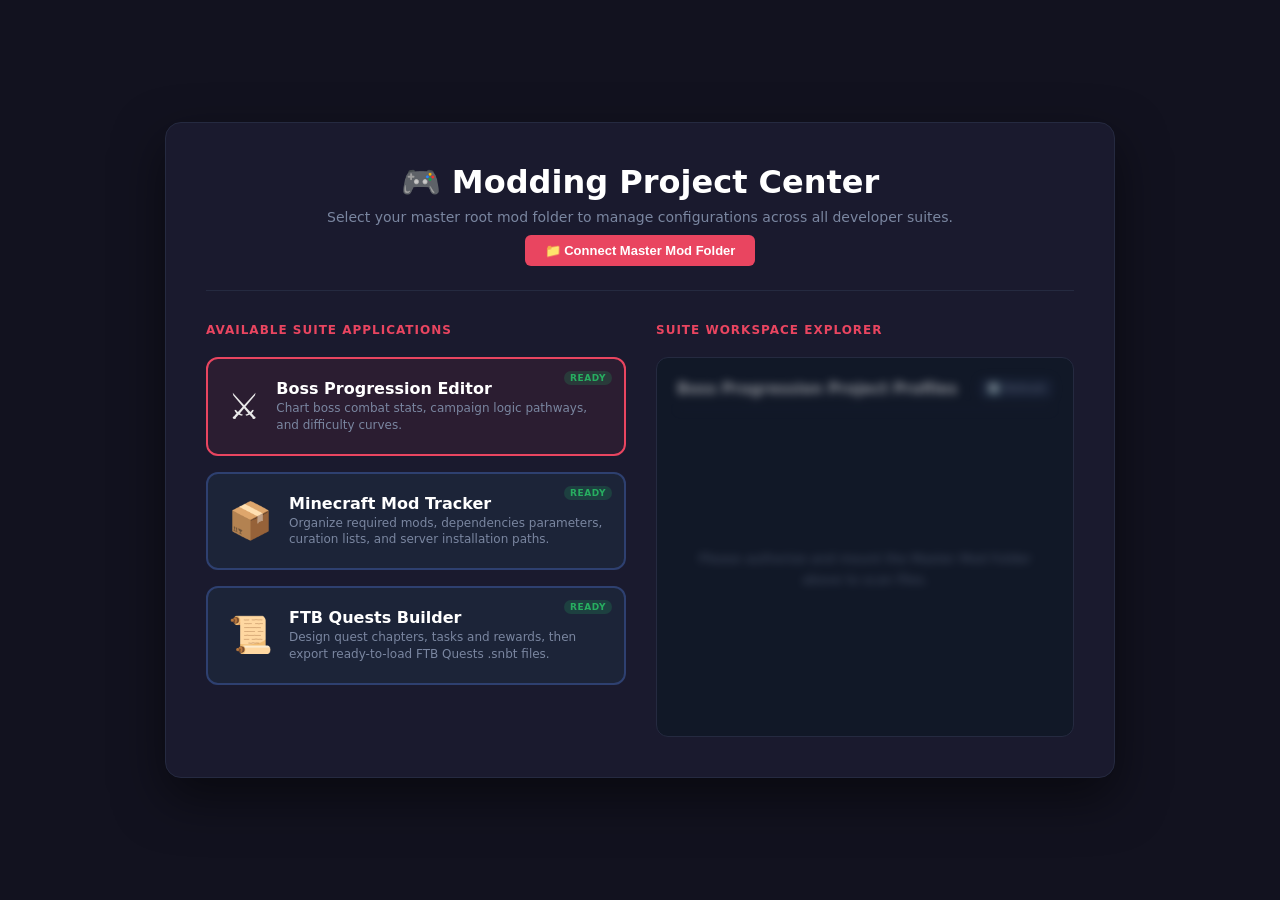
<file: index.html>
<!DOCTYPE html>
<html lang="en">
<head>
<meta charset="UTF-8">
<meta name="viewport" content="width=device-width, initial-scale=1.0">
<title>Modding Suite Master Hub</title>
<link rel="stylesheet" href="styles.css">
</head>
<body>

<div class="hub-container">
  <div class="hub-header">
    <h1>🎮 Modding Project Center</h1>
    <p>Select your master root mod folder to manage configurations across all developer suites.</p>
    <div id="master-folder-status">
      <button class="proj-btn" style="background:var(--accent); font-size:13px; padding:8px 20px; margin-top:10px;" onclick="selectMasterRootFolder()">📁 Connect Master Mod Folder</button>
    </div>
    <div id="global-config-bar" style="margin-top: 12px; display: none;">
      <button class="proj-btn" style="background: var(--accent2); font-size: 12px;" onclick="openGlobalAttributesModal()">⚙️ Manage Shared Boss Attributes</button>
    </div>
  </div>
  
  <div class="hub-layout">
    <div class="hub-left">
      <span class="hub-section-title">Available Suite Applications</span>
      
      <div class="app-card active-module" id="mod-bosses" onclick="switchActiveSuiteModule('bosses', 'boss_progression.html')">
        <span class="badge-tag online">Ready</span>
        <div class="app-card-icon">⚔️</div>
        <div class="app-card-info">
          <h3>Boss Progression Editor</h3>
          <p>Chart boss combat stats, campaign logic pathways, and difficulty curves.</p>
        </div>
      </div>

      <div class="app-card" id="mod-loot" onclick="openModTracker()">
        <span class="badge-tag online">Ready</span>
        <div class="app-card-icon">📦</div>
        <div class="app-card-info">
          <h3>Minecraft Mod Tracker</h3>
          <p>Organize required mods, dependencies parameters, curation lists, and server installation paths.</p>
        </div>
      </div>

      <div class="app-card" id="mod-quests" onclick="switchActiveSuiteModule('quests', 'quest_builder.html')">
        <span class="badge-tag online">Ready</span>
        <div class="app-card-icon">📜</div>
        <div class="app-card-info">
          <h3>FTB Quests Builder</h3>
          <p>Design quest chapters, tasks and rewards, then export ready-to-load FTB Quests .snbt files.</p>
        </div>
      </div>
    </div>
    
    <div class="hub-right">
      <span class="hub-section-title">Suite Workspace Explorer</span>
      
      <div class="file-panel">
        <div class="file-panel-content blurred" id="panel-blur-layer">
          <div class="file-list-header">
            <h2 id="current-panel-title">Boss Progression Project Profiles</h2>
            <button class="proj-btn" style="background:#1e2840; color:var(--muted); font-size:11px; padding:4px 8px;" onclick="scanActiveSubFolder()">🔄 Refresh</button>
          </div>

          <div class="project-list-container" id="workspace-file-injector">
            <div class="no-projects">Please authorize and mount the Master Mod Folder above to scan files.</div>
          </div>

          <button class="add-btn" id="btn-create-file" style="display:none;" onclick="createNewFileInActiveSubfolder()">＋ Create New Project Workspace File</button>
        </div>
      </div>
    </div>
  </div>
</div>

<div id="global-attrs-modal">
  <div class="modal-box">
    <h3>
      <span>⚙️ Shared Global Attributes</span>
      <button class="proj-btn" style="background: var(--panel);" onclick="addNewGlobalAttributeField()">＋ Add Attribute</button>
    </h3>
    <p style="font-size: 11px; color: var(--muted); margin-bottom: 4px;">Define core parameters here. These fields will be available globally.</p>
    
    <div class="attrs-editor-list" id="global-attrs-list-container">
      </div>

    <div class="modal-btns">
      <button class="cancel" onclick="closeGlobalAttributesModal()">Cancel</button>
      <button class="ok" onclick="saveGlobalAttributesToDisk()">💾 Save Changes</button>
    </div>
  </div>
</div>

<script src="script.js"></script>
</body>
</html>
</file>
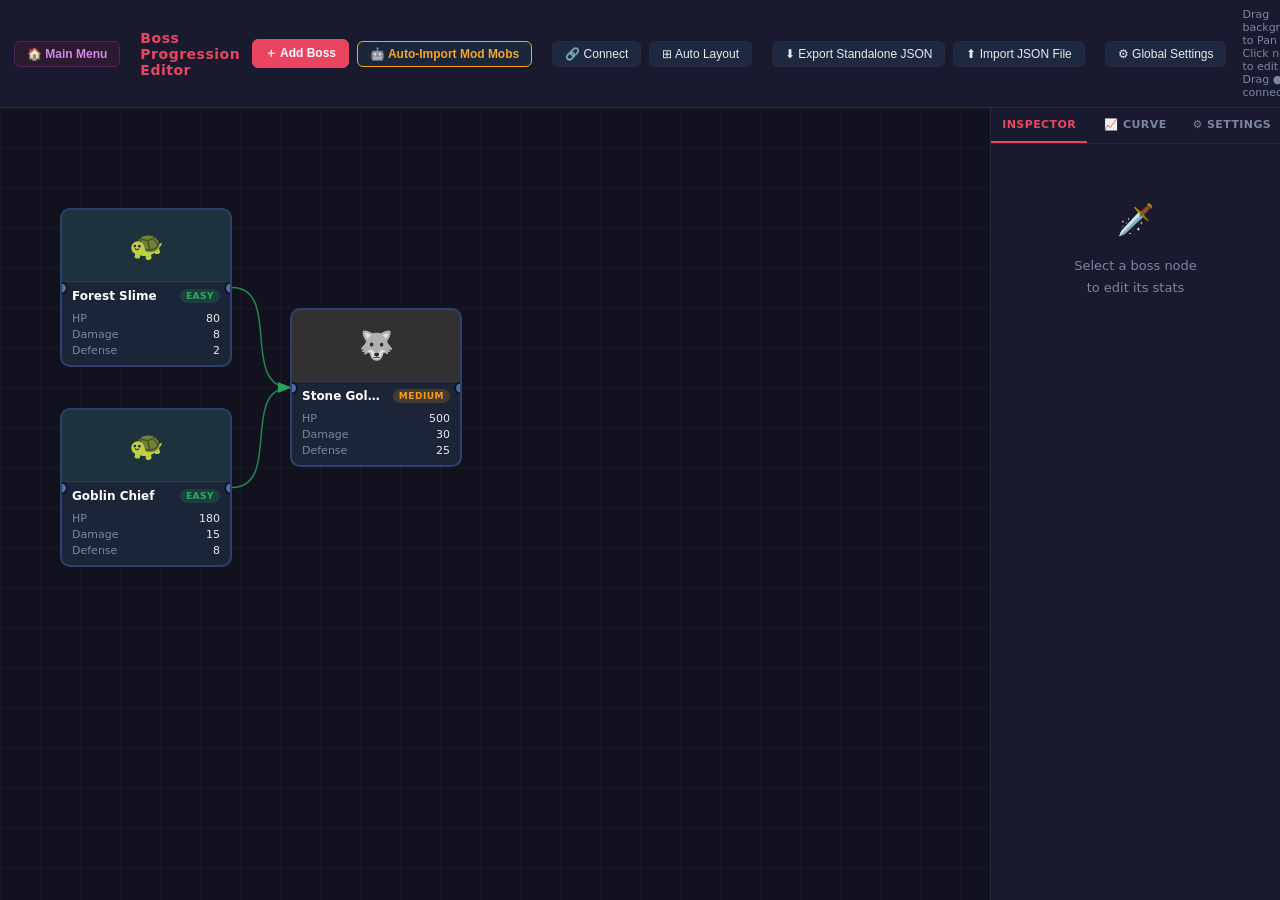
<file: boss_progression.html>
<!DOCTYPE html>
<html lang="en">
<head>
<meta charset="UTF-8">
<meta name="viewport" content="width=device-width, initial-scale=1.0">
<title>Boss Progression Editor</title>
<style>
* { box-sizing: border-box; margin: 0; padding: 0; }
:root {
  --bg: #12121f;
  --surface: #1a1a2e;
  --panel: #0f3460;
  --accent: #e94560;
  --accent2: #f5a623;
  --text: #eaeaea;
  --muted: #7a86a0;
  --border: #252a40;
  --node-bg: #1c2438;
  --node-border: #2e4070;
  --connector: #4a6fa5;
  --selected: #e94560;
  --input-bg: #111827;
}

body {
  font-family: 'Segoe UI', system-ui, sans-serif;
  background: var(--bg);
  color: var(--text);
  height: 100vh;
  display: flex;
  flex-direction: column;
  overflow: hidden;
  user-select: none;
}

/* TOP BAR */
#topbar {
  background: var(--surface);
  border-bottom: 1px solid var(--border);
  padding: 8px 14px;
  display: flex;
  align-items: center;
  gap: 8px;
  flex-shrink: 0;
  z-index: 100;
}
#topbar h1 { font-size: 14px; font-weight: 700; color: var(--accent); letter-spacing: 0.5px; margin-right: 4px; }
.tb-btn {
  background: #1e2840;
  border: 1px solid var(--border);
  color: var(--text);
  padding: 5px 12px;
  border-radius: 6px;
  cursor: pointer;
  font-size: 12px;
  display: flex; align-items: center; gap: 5px;
  transition: background 0.15s;
  white-space: nowrap;
}
.tb-btn:hover { background: #1a3a6a; }
.tb-btn.on { background: #1a3a2a; border-color: #27ae60; color: #5ddb8e; }
.tb-btn.accent { background: var(--accent); border-color: var(--accent); color: #fff; font-weight: 600; }
.tb-btn.accent:hover { background: #c73050; }
.tb-sep { width: 1px; height: 22px; background: var(--border); margin: 0 2px; }
.tb-spacer { flex: 1; }
.tb-hint { font-size: 11px; color: var(--muted); }

/* MAIN */
#main { display: flex; flex: 1; overflow: hidden; }

/* CANVAS VIEWPORT CONTAINER */
#canvas-wrap {
  flex: 1; position: relative; overflow: hidden; 
  cursor: grab;
  background-color: var(--bg);
  background-image: 
    linear-gradient(rgba(255, 255, 255, 0.03) 1px, transparent 1px),
    linear-gradient(90deg, rgba(255, 255, 255, 0.03) 1px, transparent 1px);
  background-size: 40px 40px;
  background-position: 0px 0px;
}
#canvas-wrap:active { cursor: grabbing; }
#canvas-wrap.connect-mode { cursor: crosshair; }

/* WORLD CONTAINER */
#canvas-world {
  position: absolute; top: 0; left: 0; width: 100%; height: 100%;
  transform-origin: 0 0;
}

svg#arrows {
  position: absolute; top: 0; left: 0; width: 20000px; height: 20000px;
  overflow: visible; pointer-events: none; z-index: 1;
}
#nodes-layer {
  position: absolute; top: 0; left: 0; width: 100%; height: 100%; z-index: 2;
}

/* NODES */
.boss-node {
  position: absolute; width: 172px; background: var(--node-bg); border: 2px solid var(--node-border); border-radius: 10px;
  cursor: grab; z-index: 10; overflow: hidden;
}
.boss-node:active { cursor: grabbing; }
.boss-node.selected { border-color: var(--selected); box-shadow: 0 0 0 3px rgba(233,69,96,0.2); z-index: 20; }
.boss-node.connect-source { border-color: var(--accent2); box-shadow: 0 0 0 3px rgba(245,166,35,0.25); }

.node-img { width: 100%; height: 72px; object-fit: cover; display: block; border-bottom: 1px solid rgba(255,255,255,0.06); }
.node-img-placeholder { width: 100%; height: 72px; display: flex; align-items: center; justify-content: center; font-size: 28px; border-bottom: 1px solid rgba(255,255,255,0.06); }
.node-header { padding: 7px 10px 5px; display: flex; align-items: center; gap: 6px; }
.node-name { font-size: 12px; font-weight: 700; color: #fff; flex: 1; overflow: hidden; text-overflow: ellipsis; white-space: nowrap; }
.diff-pill { font-size: 9px; font-weight: 700; padding: 2px 6px; border-radius: 20px; letter-spacing: 0.5px; text-transform: uppercase; white-space: nowrap; }

.node-body { padding: 4px 10px 8px; display: flex; flex-direction: column; gap: 3px; }
.stat-row { display: flex; justify-content: space-between; font-size: 11px; color: var(--muted); }
.stat-val { color: var(--text); font-weight: 500; }

.node-port {
  position: absolute; width: 13px; height: 13px; border-radius: 50%; background: var(--connector); border: 2px solid var(--bg);
  cursor: crosshair; z-index: 30; transition: transform 0.1s, background 0.1s;
}
.node-port:hover { background: var(--accent2); }
.port-out { right: -7px; top: 50%; transform: translateY(-50%); }
.port-out:hover { transform: translateY(-50%) scale(1.35); }
.port-in  { left: -7px;  top: 50%; transform: translateY(-50%); }
.port-in:hover  { transform: translateY(-50%) scale(1.35); }
#drag-line { pointer-events: none; position: absolute; top: 0; left: 0; z-index: 50; }

/* SIDE PANEL */
#side-panel { width: 290px; background: var(--surface); border-left: 1px solid var(--border); display: flex; flex-direction: column; overflow: hidden; flex-shrink: 0; }
#panel-tabs { display: flex; border-bottom: 1px solid var(--border); flex-shrink: 0; }
.ptab { flex: 1; padding: 10px 6px; font-size: 11px; font-weight: 600; text-align: center; cursor: pointer; color: var(--muted); border-bottom: 2px solid transparent; letter-spacing: 0.4px; text-transform: uppercase; transition: color 0.15s; }
.ptab.active { color: var(--accent); border-bottom-color: var(--accent); }
.ptab:hover:not(.active) { color: var(--text); }
#panel-body { flex: 1; overflow-y: auto; padding: 14px 14px; }
#panel-body::-webkit-scrollbar { width: 3px; }
#panel-body::-webkit-scrollbar-thumb { background: var(--border); border-radius: 3px; }

.empty-state { text-align: center; padding: 36px 16px; color: var(--muted); font-size: 13px; line-height: 1.7; }
.empty-state .big { font-size: 30px; margin-bottom: 10px; }
.sec-title { font-size: 10px; color: var(--muted); text-transform: uppercase; letter-spacing: 0.6px; font-weight: 700; margin: 16px 0 8px; border-top: 1px solid var(--border); padding-top: 12px; }
.sec-title:first-child { margin-top: 0; border-top: none; padding-top: 0; }
.fg { margin-bottom: 11px; }
.fl { display: block; font-size: 10px; color: var(--muted); margin-bottom: 4px; text-transform: uppercase; letter-spacing: 0.5px; font-weight: 600; }
.fi { width: 100%; background: var(--input-bg); border: 1px solid var(--border); color: var(--text); padding: 6px 9px; border-radius: 6px; font-size: 13px; outline: none; transition: border-color 0.15s; }
.fi:focus { border-color: var(--accent); }
select.fi { cursor: pointer; }
textarea.fi { resize: vertical; min-height: 60px; }

.attr-row { display: flex; align-items: center; gap: 6px; margin-bottom: 7px; }
.attr-row .fi { flex: 1; }
.attr-row .fi-num { width: 80px; flex: none; }
.attr-del { background: none; border: none; color: #e74c3c; cursor: pointer; font-size: 16px; line-height: 1; padding: 2px 4px; border-radius: 4px; }
.attr-del:hover { background: rgba(231,76,60,0.15); }
.add-btn { width: 100%; padding: 6px; margin-top: 4px; background: rgba(74,111,165,0.15); border: 1px dashed var(--border); color: var(--muted); border-radius: 6px; cursor: pointer; font-size: 12px; }
.add-btn:hover { background: rgba(74,111,165,0.3); color: var(--text); }
.img-thumb-grid { display: grid; grid-template-columns: repeat(3, 1fr); gap: 6px; margin-top: 6px; }
.img-thumb { width: 100%; aspect-ratio: 1; object-fit: cover; border-radius: 6px; cursor: pointer; border: 2px solid transparent; }
.img-thumb.active { border-color: var(--accent); }
.img-thumb-none { width: 100%; aspect-ratio: 1; border: 2px dashed var(--border); border-radius: 6px; cursor: pointer; display: flex; align-items: center; justify-content: center; font-size: 20px; color: var(--muted); }
.conn-list { display: flex; flex-direction: column; gap: 5px; }
.conn-item { display: flex; justify-content: space-between; align-items: center; background: var(--input-bg); border: 1px solid var(--border); border-radius: 6px; padding: 5px 10px; font-size: 12px; color: var(--muted); }
.conn-del { cursor: pointer; color: #e74c3c; font-weight: 700; background: none; border: none; padding: 0 2px; font-size: 14px; }
.del-btn { width: 100%; margin-top: 16px; padding: 8px; background: rgba(231,76,60,0.1); border: 1px solid rgba(231,76,60,0.3); color: #e74c3c; border-radius: 6px; cursor: pointer; font-size: 12px; }

#chart-canvas { width:100%; border-radius:6px; display:block; }
.chart-legend { display:flex; flex-wrap:wrap; gap:6px; margin-top:8px; }
.chart-legend-item { display:flex; align-items:center; gap:4px; font-size:11px; color:var(--muted); }
.chart-legend-dot { width:8px; height:8px; border-radius:50%; flex-shrink:0; }
.chart-metric-tabs { display:flex; gap:4px; margin-bottom:10px; flex-wrap:wrap; }
.chart-metric-btn { padding:3px 10px; border-radius:20px; font-size:11px; cursor:pointer; border:1px solid var(--border); background:var(--input-bg); color:var(--muted); }
.chart-metric-btn.active { background:var(--accent); border-color:var(--accent); color:#fff; }
.diff-desc-block { margin-bottom:10px; border:1px solid var(--border); border-radius:8px; overflow:hidden; }
.diff-desc-head { display:flex; align-items:center; gap:8px; padding:8px 12px; cursor:pointer; background:var(--input-bg); font-size:13px; font-weight:600; }
.diff-desc-body { padding:10px 12px; background:var(--node-bg); }

#ctx-menu { position: fixed; background: var(--surface); border: 1px solid var(--border); border-radius: 8px; padding: 4px; z-index: 9999; min-width: 160px; box-shadow: 0 8px 24px rgba(0,0,0,0.5); display: none; }
.ctx-item { display: flex; align-items: center; gap: 8px; padding: 7px 12px; border-radius: 5px; font-size: 13px; color: var(--text); cursor: pointer; }
.ctx-item:hover { background: #1a3a6a; }
.ctx-item.danger { color: #e74c3c; }
.ctx-sep { height: 1px; background: var(--border); margin: 3px 0; }

/* ADD BOSS MODAL */
#add-boss-modal {
  display: none; position: fixed; inset: 0; background: rgba(0,0,0,0.65);
  align-items: center; justify-content: center; z-index: 2000;
}


#add-boss-modal.open { display: flex; }
.modal-box {
  background: var(--surface); border: 1px solid var(--border);
  border-radius: 14px; padding: 26px 24px; width: 380px; max-width: 95vw;
  box-shadow: 0 20px 50px rgba(0,0,0,0.6);
}



.modal-box h3 { font-size: 16px; font-weight: 700; margin-bottom: 18px; color: #fff; }
.modal-fi { width: 100%; background: var(--input-bg); border: 1px solid var(--border); color: var(--text); padding: 8px 11px; border-radius: 7px; font-size: 13px; outline: none; margin-bottom: 10px; transition: border-color 0.15s; }
.modal-fi:focus { border-color: var(--accent); }
.modal-label { font-size: 10px; color: var(--muted); text-transform: uppercase; letter-spacing: 0.5px; font-weight: 700; display: block; margin-bottom: 4px; }
.modal-attr-grid { display: grid; grid-template-columns: 1fr 1fr; gap: 0 12px; }
.modal-btns { display: flex; gap: 8px; margin-top: 18px; }
.modal-btns button { flex: 1; padding: 9px; border-radius: 7px; cursor: pointer; font-size: 13px; font-weight: 600; border: 1px solid var(--border); }
.modal-btns .ok { background: var(--accent); border-color: var(--accent); color: #fff; }
.modal-btns .ok:hover { background: #c73050; }
.modal-btns .cancel { background: var(--input-bg); color: var(--muted); }
.modal-btns .cancel:hover { background: #1a2540; color: var(--text); }
</style>
</head>
<body>

<div id="topbar">
  <button class="tb-btn" onclick="goToHubMenu()" style="background: #2c1a30; border-color: #50255c; color: #d686eb; font-weight: bold;">🏠 Main Menu</button>
  <button class="tb-btn" id="disk-save-btn" onclick="syncActiveFileToDisk()" style="background: #1e352f; border-color: #27ae60; color: #5ddb8e; display: none;">💾 Disk Sync</button>
  <div class="tb-sep"></div>
  <h1 id="workspace-title">Boss Progression Editor</h1>
  <button class="tb-btn accent" onclick="addBoss()">＋ Add Boss</button>
  <button class="tb-btn" onclick="importBossesFromMod()" style="background: #1b263b; border-color: #f5a623; color: #f5a623; font-weight: 600;">🤖 Auto-Import Mod Mobs</button>
  <div class="tb-sep"></div>
  <button class="tb-btn" id="connect-btn" onclick="toggleConnectMode()">🔗 Connect</button>
  <button class="tb-btn" onclick="autoLayout()">⊞ Auto Layout</button>
  <div class="tb-sep"></div>
  <button class="tb-btn" onclick="exportJSON()">⬇ Export Standalone JSON</button>
  <button class="tb-btn" onclick="importJSON()">⬆ Import JSON File</button>
  <div class="tb-sep"></div>
  <button class="tb-btn" onclick="showTab('global')">⚙ Global Settings</button>
  <div class="tb-spacer"></div>
  <span class="tb-hint" id="status-hint">Drag background to Pan · Click node to edit · Drag ● to connect</span>
</div>

<div id="main">
  <div id="canvas-wrap" onclick="canvasClick(event)" onmousedown="canvasPanStart(event)">
    <div id="canvas-world">
      <svg id="arrows" style="position:absolute;top:0;left:0;width:20000px;height:20000px;overflow:visible;pointer-events:none;z-index:1;">
        <defs>
          <marker id="arrowhead" markerWidth="9" markerHeight="7" refX="8" refY="3.5" orient="auto"><polygon points="0 0, 9 3.5, 0 7" fill="#4a6fa5"/></marker>
          <marker id="arrowhead-sel" markerWidth="9" markerHeight="7" refX="8" refY="3.5" orient="auto"><polygon points="0 0, 9 3.5, 0 7" fill="#e94560"/></marker>
        </defs>
        <g id="edges-g"></g>
        <line id="drag-line" x1="0" y1="0" x2="0" y2="0" stroke="#f5a623" stroke-width="2" stroke-dasharray="5 3" display="none"/>
      </svg>
      <div id="nodes-layer"></div>
    </div>
  </div>

  <div id="side-panel">
    <div id="panel-tabs">
      <div class="ptab active" id="tab-inspector" onclick="showTab('inspector')">Inspector</div>
      <div class="ptab" id="tab-chart" onclick="showTab('chart')">📈 Curve</div>
      <div class="ptab" id="tab-global" onclick="showTab('global')">⚙ Settings</div>
    </div>
    <div id="panel-body">
      <div class="empty-state"><div class="big">🗡️</div>Select a boss node<br>to edit its stats</div>
    </div>
  </div>
</div>

<input type="file" id="file-input" accept=".json" style="display:none" onchange="handleImport(event)">
<input type="file" id="img-folder-input" accept="image/*" multiple style="display:none" onchange="handleFolderImages(event)">

<div id="ctx-menu">
  <div class="ctx-item" id="ctx-duplicate" onclick="ctxDuplicate()">📋 Duplicate</div>
  <div class="ctx-sep"></div>
  <div class="ctx-item danger" id="ctx-delete" onclick="ctxDelete()">🗑 Delete</div>
</div>

<div id="add-boss-modal">
  <div class="modal-box">
    <h3>⚔️ New Boss</h3>
    <label class="modal-label">Name</label>
    <input class="modal-fi" id="mb-name" type="text" placeholder="e.g. Forest Slime" onkeydown="modalTab(event,'mb-diff')">

    <label class="modal-label">Difficulty</label>
    <select class="modal-fi" id="mb-diff" onkeydown="modalTabSelect(event)"></select>

    <div class="sec-title" style="margin:14px 0 8px;border-top:1px solid var(--border);padding-top:12px;font-size:10px;color:var(--muted);letter-spacing:.6px;font-weight:700;text-transform:uppercase;">Stats</div>
    <div class="modal-attr-grid" id="mb-attrs"></div>

    <div class="modal-btns">
      <button class="cancel" onclick="closeBossModal()">Cancel</button>
      <button class="ok" onclick="confirmAddBoss()">＋ Add Boss</button>
    </div>
  </div>
</div>

<div id="import-mod-modal" style="display: none; position: fixed; inset: 0; background: rgba(0,0,0,0.8); align-items: center; justify-content: center; z-index: 2100;">
  <div style="width: 480px; max-width: 95vw; background: var(--surface); border: 1px solid var(--border); border-radius: 14px; padding: 24px; box-shadow: 0 20px 50px rgba(0,0,0,0.6); display: flex; flex-direction: column; max-height: 85vh;">
    <h3 style="font-size: 16px; font-weight: 700; margin-bottom: 14px; color: #fff; display: flex; align-items: center; gap: 8px;">🤖 Auto-Import Mod Mobs</h3>
    
    <div id="import-step-mod" style="display:none; width:100%;">
      <label style="font-size: 11px; color: var(--muted); text-transform: uppercase; font-weight: 700; display: block; margin-bottom: 6px;">Select Tracked Mod</label>
      <select id="import-mod-select" style="width: 100%; background: var(--input-bg); border: 1px solid var(--border); color: var(--text); padding: 8px 11px; border-radius: 7px; font-size: 13px; outline: none; margin-bottom: 14px; cursor: pointer;" onchange="onImportModSelected()"></select>
    </div>

    <div id="import-step-mobs" style="display:none; flex: 1; overflow: hidden; flex-direction: column; width:100%;">
      <div style="display: flex; justify-content: space-between; align-items: center; margin-bottom: 6px;">
        <label style="font-size: 11px; color: var(--muted); text-transform: uppercase; font-weight: 700; margin-bottom: 0;">Select Mobs to Import</label>
        <button onclick="toggleSelectAllImportMobs()" style="background: none; border: none; color: var(--accent2); font-size: 12px; cursor: pointer; font-weight: 600;">Toggle All</button>
      </div>
      <div id="import-mobs-list" style="flex: 1; overflow-y: auto; background: var(--input-bg); border: 1px solid var(--border); border-radius: 7px; padding: 8px; max-height: 240px; display: flex; flex-direction: column; gap: 6px;"></div>
    </div>

    <div style="display: flex; gap: 8px; margin-top: 18px; width:100%;">
      <button style="flex: 1; padding: 9px; border-radius: 7px; cursor: pointer; font-size: 13px; font-weight: 600; border: 1px solid var(--border); background: var(--input-bg); color: var(--muted);" onclick="closeImportModal()">Cancel</button>
      <button id="import-submit-btn" style="flex: 1; padding: 9px; border-radius: 7px; cursor: pointer; font-size: 13px; font-weight: 600; border: 1px solid var(--accent); background: var(--accent); color: #fff; display: none;" onclick="executeImportSelection()">Confirm Import</button>
    </div>
  </div>
</div>

<script>
/* ===================== PANNING VIEWPORT ENGINE ===================== */
let panX = 0, panY = 0, isPanning = false, startPanMouse = { x: 0, y: 0 };

function canvasPanStart(e) {
  if (e.target.closest('.boss-node') || e.target.closest('.node-port') || connectMode) return;
  isPanning = true; startPanMouse.x = e.clientX - panX; startPanMouse.y = e.clientY - panY;
  window.addEventListener('mousemove', canvasPanMove); window.addEventListener('mouseup', canvasPanEnd);
}
function canvasPanMove(e) {
  if (!isPanning) return; panX = e.clientX - startPanMouse.x; panY = e.clientY - startPanMouse.y; applyViewportTransform();
}
function canvasPanEnd() { isPanning = false; window.removeEventListener('mousemove', canvasPanMove); window.removeEventListener('mouseup', canvasPanEnd); }
function applyViewportTransform() {
  document.getElementById('canvas-world').style.transform = `translate(${panX}px, ${panY}px)`;
  document.getElementById('canvas-wrap').style.backgroundPosition = `${panX}px ${panY}px`;
}

/* ===================== AUTOMATED DIRECT SAVE ENGINE ===================== */
let currentFileName = "";

// Unsaved-changes tracking: compare live state against the last loaded/saved snapshot
let lastSavedSnapshot = null;
function workspaceSnapshot() {
  return JSON.stringify({ nodes: Object.values(nodes), edges, difficulties, attrDefs, imageLibrary }, (k, v) => k === '_open' ? undefined : v);
}
function markSaved() { lastSavedSnapshot = workspaceSnapshot(); }
window.addEventListener('beforeunload', e => {
  if (lastSavedSnapshot !== null && workspaceSnapshot() !== lastSavedSnapshot) { e.preventDefault(); e.returnValue = ''; }
});

function getDB() {
  return new Promise((resolve, reject) => {
    const request = indexedDB.open("WorkspaceSuiteDB");
    request.onupgradeneeded = (e) => {
      const db = e.target.result;
      if (!db.objectStoreNames.contains('settings')) {
        db.createObjectStore('settings');
      }
    };
    request.onsuccess = (e) => {
      const db = e.target.result;
      if (db.objectStoreNames.contains('settings')) {
        resolve(db);
        return;
      }
      // DB exists from an older version that never created the store — force an upgrade.
      const upgradeVersion = db.version + 1;
      db.close();
      const upgradeRequest = indexedDB.open("WorkspaceSuiteDB", upgradeVersion);
      upgradeRequest.onupgradeneeded = (ev) => {
        const udb = ev.target.result;
        if (!udb.objectStoreNames.contains('settings')) udb.createObjectStore('settings');
      };
      upgradeRequest.onsuccess = (ev) => resolve(ev.target.result);
      upgradeRequest.onerror = (ev) => reject(ev.target.error);
    };
    request.onerror = (e) => reject(e.target.error);
  });
}

async function syncActiveFileToDisk() {
  const packet = { nodes: Object.values(nodes), edges, difficulties, attrDefs, imageLibrary };
  const json = JSON.stringify(packet, null, 2);

  sessionStorage.setItem('active_project_payload', json);
  sessionStorage.setItem('active_project_filename', currentFileName);

  try {
    const db = await getDB();
    const tx = db.transaction("settings", "readonly");
    const rootHandle = await new Promise(res => {
      tx.objectStore("settings").get("root_folder_handle").onsuccess = e => res(e.target.result);
    });

    if (rootHandle) {
      const bossesFolder = await rootHandle.getDirectoryHandle('bosses', { create: false });
      const fileHandle = await bossesFolder.getFileHandle(currentFileName, { create: true });
      
      const writable = await fileHandle.createWritable();
      await writable.write(json);
      await writable.close();
      
      markSaved();
      setStatus(`Saved directly to file disk: /bosses/${currentFileName}`);
      alert(`💾 Changes written to your folder successfully!`);
      return;
    }
  } catch(e) {
    console.error(e);
  }

  localStorage.setItem('suite_backup_' + currentFileName, json);
  markSaved();
  alert(`Changes saved to temporary memory cache.`);
}

function goToHubMenu() { window.location.href = "index.html"; }

/* ===================== EDITOR LOGIC CORE BACKBONE ===================== */
let nodes = {}; let edges = []; let selectedNode = null; let selectedEdge = null;
let connectMode = false; let connectSource = null; let nodeIdCounter = 1; let edgeIdCounter = 1;
let draggingNode = null; let dragOffset = { x: 0, y: 0 }; let portDragActive = false; let portDragSource = null;
let currentTab = 'inspector';

let difficulties = [
  { key: 'easy', label: 'Easy', emoji: '🐢', color: '#27ae60', description: 'Early game challenge tiers.' },
  { key: 'medium', label: 'Medium', emoji: '🐺', color: '#f39c12', description: 'Mid game challenge tiers.' },
  { key: 'hard', label: 'Hard', emoji: '🔥', color: '#e74c3c', description: 'Late game baseline scaling.' },
  { key: 'legendary', label: 'Legendary', emoji: '💀', color: '#9b59b6', description: 'Pinnacle map hazards.' },
];
let attrDefs = [
  { key: 'hp', label: 'HP', default: 200 },
  { key: 'damage', label: 'Damage', default: 20 },
  { key: 'defense', label: 'Defense', default: 10 },
];
let imageLibrary = {};

function uid() { return 'n' + (nodeIdCounter++); }
function eid() { return 'e' + (edgeIdCounter++); }
function esc(s) { return String(s??'').replace(/&/g,'&amp;').replace(/</g,'&lt;').replace(/>/g,'&gt;').replace(/"/g,'&quot;').replace(/'/g,'&#39;'); }
function setStatus(m) { document.getElementById('status-hint').textContent = m; }
function getDiff(key) { return difficulties.find(d => d.key === key) || difficulties[0]; }

function unpackWorkspaceData(data) {
  document.getElementById('nodes-layer').innerHTML = '';
  nodes = {}; edges = data.edges || []; nodeIdCounter = 1; edgeIdCounter = 1;
  if (data.difficulties) difficulties = data.difficulties;
  if (data.attrDefs) attrDefs = data.attrDefs;
  if (data.imageLibrary) imageLibrary = data.imageLibrary;
  
  (data.nodes || []).forEach(n => {
    nodes[n.id] = n;
    const num = parseInt(n.id.replace('n','')); if (num >= nodeIdCounter) nodeIdCounter = num + 1;
  });
  edges.forEach(e => {
    const num = parseInt(e.id.replace('e','')); if (num >= edgeIdCounter) edgeIdCounter = num + 1;
  });
  Object.keys(nodes).forEach(id => renderNode(id));
  updateEdges(); renderPanel();
}

function addBoss() {
  const sel = document.getElementById('mb-diff');
  sel.innerHTML = difficulties.map(d => `<option value="${esc(d.key)}">${d.emoji} ${esc(d.label)}</option>`).join('');

  const grid = document.getElementById('mb-attrs');
  const attrIds = attrDefs.map(a => 'mb-attr-' + a.key);
  grid.innerHTML = attrDefs.map((a, i) => `
    <div>
      <label class="modal-label">${esc(a.label)}</label>
      <input class="modal-fi" id="mb-attr-${esc(a.key)}" type="number" value="${a.default}"
             onkeydown="modalTab(event,'${attrIds[i+1] || 'mb-name'}')">
    </div>
  `).join('');

  document.getElementById('mb-name').value = '';
  document.getElementById('add-boss-modal').classList.add('open');
  setTimeout(() => document.getElementById('mb-name').focus(), 50);
}

function closeBossModal() {
  document.getElementById('add-boss-modal').classList.remove('open');
}

function confirmAddBoss() {
  const name = document.getElementById('mb-name').value.trim() || 'New Boss';
  const difficulty = document.getElementById('mb-diff').value;
  const attrs = {};
  attrDefs.forEach(a => {
    const el = document.getElementById('mb-attr-' + a.key);
    attrs[a.key] = el ? (isNaN(+el.value) ? el.value : +el.value) : a.default;
  });

  const id = uid();
  const cx = ((window.innerWidth - 290) / 2) - panX;
  const cy = ((window.innerHeight - 42) / 2) - panY;
  nodes[id] = { id, name, difficulty, attrs, image: null, loot: '', notes: '',
                x: cx - 86 + (Math.random()-0.5)*80, y: cy - 80 + (Math.random()-0.5)*80 };
  renderNode(id); selectNode(id); updateEdges();
  closeBossModal();
  setStatus(`Added: ${name}`);
}

function modalTab(e, nextId) {
  if (e.key === 'Enter') {
    e.preventDefault();
    const next = document.getElementById(nextId);
    if (next) next.focus(); else confirmAddBoss();
  }
}
function modalTabSelect(e) {
  if (e.key === 'Enter') {
    e.preventDefault();
    const first = attrDefs[0] ? document.getElementById('mb-attr-' + attrDefs[0].key) : null;
    if (first) first.focus(); else confirmAddBoss();
  }
}

document.getElementById('add-boss-modal').addEventListener('click', function(e) {
  if (e.target === this) closeBossModal();
});

function renderNode(id) {
  const n = nodes[id]; let el = document.getElementById('node-' + id);
  if (!el) {
    el = document.createElement('div'); el.id = 'node-' + id; el.className = 'boss-node'; document.getElementById('nodes-layer').appendChild(el);
    el.addEventListener('mousedown', e => nodeMouseDown(e, id));
    el.addEventListener('click', e => { e.stopPropagation(); nodeClick(id); });
    el.addEventListener('contextmenu', e => { e.preventDefault(); e.stopPropagation(); showContextMenu(e, id); });
  }
  const diff = getDiff(n.difficulty); const pillStyle = `background:${hexAlpha(diff.color,0.18)};color:${diff.color}`;
  let imgHTML = n.image && imageLibrary[n.image] ? `<img class="node-img" src="${imageLibrary[n.image]}" draggable="false">` : `<div class="node-img-placeholder" style="background:${hexAlpha(diff.color,0.1)}">${diff.emoji}</div>`;
  const attrs = n.attrs || {}; const statsHTML = Object.keys(attrs).slice(0, 4).map(k => { const def = attrDefs.find(a => a.key === k); return `<div class="stat-row"><span>${esc(def ? def.label : k)}</span><span class="stat-val">${esc(attrs[k])}</span></div>`; }).join('');
  el.style.left = n.x + 'px'; el.style.top  = n.y + 'px';
  el.innerHTML = `${imgHTML}<div class="node-header"><span class="node-name">${esc(n.name)}</span><span class="diff-pill" style="${pillStyle}">${diff.label}</span></div><div class="node-body">${statsHTML}</div><div class="node-port port-out" onmousedown="portMouseDown(event,'${id}')"></div><div class="node-port port-in" onmouseup="portMouseUp(event,'${id}')"></div>`;
  el.classList.toggle('selected', selectedNode === id); el.classList.toggle('connect-source', connectSource === id);
}

function hexAlpha(hex, a) { return `rgba(${parseInt(hex.slice(1,3),16)},${parseInt(hex.slice(3,5),16)},${parseInt(hex.slice(5,7),16)},${a})`; }
function nodeClick(id) { if (connectMode) { if (!connectSource) { connectSource = id; document.querySelectorAll('.boss-node').forEach(n => n.classList.remove('connect-source')); document.getElementById('node-' + id).classList.add('connect-source'); setStatus('Now click the target boss →'); } else if (connectSource !== id) { createEdge(connectSource, id); connectSource = null; document.querySelectorAll('.boss-node').forEach(n => n.classList.remove('connect-source')); setStatus('Connected!'); } return; } selectNode(id); }
function selectNode(id) { selectedNode = id; selectedEdge = null; document.querySelectorAll('.boss-node').forEach(n => n.classList.remove('selected')); document.getElementById('node-' + id).classList.add('selected'); showTab('inspector'); updateEdges(); }
function canvasClick(e) { if (e.target === document.getElementById('canvas-wrap') || e.target === document.getElementById('nodes-layer') || e.target.tagName === 'svg' || e.target.id === 'canvas-world') { selectedNode = null; selectedEdge = null; connectSource = null; document.querySelectorAll('.boss-node').forEach(n => { n.classList.remove('selected','connect-source'); }); if (currentTab === 'inspector') renderPanel(); updateEdges(); } }

function nodeMouseDown(e, id) {
  if (e.target.classList.contains('node-port')) return; e.stopPropagation(); draggingNode = id;
  dragOffset.x = e.clientX - nodes[id].x; dragOffset.y = e.clientY - nodes[id].y;
  const mm = ev => {
    if (!draggingNode) return; nodes[draggingNode].x = ev.clientX - dragOffset.x; nodes[draggingNode].y = ev.clientY - dragOffset.y;
    const el2 = document.getElementById('node-' + draggingNode); el2.style.left = nodes[draggingNode].x + 'px'; el2.style.top = nodes[draggingNode].y + 'px'; updateEdges();
  };
  const mu = () => { draggingNode = null; window.removeEventListener('mousemove', mm); window.removeEventListener('mouseup', mu); };
  window.addEventListener('mousemove', mm); window.addEventListener('mouseup', mu);
}

function portMouseDown(e, nodeId) {
  e.stopPropagation(); e.preventDefault(); portDragActive = true; portDragSource = nodeId;
  const line = document.getElementById('drag-line'); const worldRect = document.getElementById('canvas-world').getBoundingClientRect(); const el = document.getElementById('node-' + nodeId).getBoundingClientRect();
  const sx = el.right - worldRect.left, sy = el.top + el.height/2 - worldRect.top;
  line.setAttribute('x1', sx); line.setAttribute('y1', sy); line.setAttribute('x2', sx); line.setAttribute('y2', sy); line.setAttribute('display', 'block');
  const mm = ev => { line.setAttribute('x2', ev.clientX - worldRect.left); line.setAttribute('y2', ev.clientY - worldRect.top); };
  const mu = ev => {
    portDragActive = false; line.setAttribute('display', 'none'); window.removeEventListener('mousemove', mm); window.removeEventListener('mouseup', mu);
    const hit = document.elementFromPoint(ev.clientX, ev.clientY);
    if (hit && hit.classList.contains('port-in')) { const tid = hit.closest('.boss-node')?.id?.replace('node-',''); if (tid && tid !== portDragSource) createEdge(portDragSource, tid); }
    portDragSource = null;
  };
  window.addEventListener('mousemove', mm); window.addEventListener('mouseup', mu);
}
function portMouseUp(e, nodeId) {}

function createEdge(from, to) { if (from === to) return; if (edges.find(e => e.from === from && e.to === to)) return; edges.push({ id: eid(), from, to }); updateEdges(); if (selectedNode) renderPanel(); }
function deleteEdge(id) { edges = edges.filter(e => e.id !== id); updateEdges(); if (selectedNode || selectedEdge) { selectedEdge = null; renderPanel(); } }

function updateEdges() {
  const g = document.getElementById('edges-g'); g.innerHTML = ''; const worldRect = document.getElementById('canvas-world').getBoundingClientRect();
  const defs = document.querySelector('#arrows defs'); defs.querySelectorAll('.dyn-marker').forEach(m => m.remove());
  edges.forEach(edge => {
    const fe = document.getElementById('node-' + edge.from); const te = document.getElementById('node-' + edge.to); if (!fe || !te) return;
    const fromNode = nodes[edge.from]; const diff = getDiff(fromNode?.difficulty); const isSel = selectedEdge === edge.id;
    const diffIdx = difficulties.findIndex(d => d.key === fromNode?.difficulty); const strokeW = isSel ? 3 : (1.5 + diffIdx * 0.5); const strokeColor = isSel ? '#e94560' : diff.color; const markerId = 'arrow-' + diff.key + (isSel?'-sel':'');
    if (!defs.querySelector('#' + markerId)) {
      const marker = document.createElementNS('http://www.w3.org/2000/svg','marker'); marker.setAttribute('id', markerId); marker.setAttribute('class', 'dyn-marker'); marker.setAttribute('markerWidth','9'); marker.setAttribute('markerHeight','7'); marker.setAttribute('refX','8'); marker.setAttribute('refY','3.5'); marker.setAttribute('orient','auto');
      const poly = document.createElementNS('http://www.w3.org/2000/svg','polygon'); poly.setAttribute('points','0 0, 9 3.5, 0 7'); poly.setAttribute('fill', strokeColor); marker.appendChild(poly); defs.appendChild(marker);
    }
    const fr = fe.getBoundingClientRect(), tr = te.getBoundingClientRect();
    const x1 = fr.right - worldRect.left, y1 = fr.top + fr.height/2 - worldRect.top; const x2 = tr.left - worldRect.left, y2 = tr.top + tr.height/2 - worldRect.top;
    const dx = Math.abs(x2-x1); const cx1 = x1 + Math.max(50, dx*0.5); const cx2 = x2 - Math.max(50, dx*0.5);
    const p = document.createElementNS('http://www.w3.org/2000/svg','path'); p.setAttribute('d', `M${x1},${y1} C${cx1},${y1} ${cx2},${y2} ${x2},${y2}`); p.setAttribute('fill','none'); p.setAttribute('stroke', strokeColor); p.setAttribute('stroke-width', strokeW); p.setAttribute('opacity', isSel ? '1' : '0.75'); p.setAttribute('marker-end', `url(#${markerId})`); p.style.pointerEvents = 'stroke'; p.style.cursor = 'pointer';
    p.addEventListener('click', ev => { ev.stopPropagation(); selectedEdge = edge.id; selectedNode = null; document.querySelectorAll('.boss-node').forEach(n => n.classList.remove('selected')); renderPanel(); updateEdges(); });
    g.appendChild(p);
  });
}

function showTab(tab) { currentTab = tab; document.getElementById('tab-inspector').classList.toggle('active', tab === 'inspector'); document.getElementById('tab-chart').classList.toggle('active', tab === 'chart'); document.getElementById('tab-global').classList.toggle('active', tab === 'global'); renderPanel(); }

function renderPanel() {
  const body = document.getElementById('panel-body'); if (currentTab === 'global') { renderGlobalPanel(body); return; } if (currentTab === 'chart')  { renderChartPanel(body);  return; }
  if (selectedEdge) {
    const edge = edges.find(e => e.id === selectedEdge); if (!edge) return;
    body.innerHTML = `<div class="sec-title" style="margin-top:0;">Connection</div><div style="font-size:13px;color:var(--muted);margin-bottom:12px"><b style="color:var(--text)">${esc(nodes[edge.from]?.name)}</b><span style="margin:0 8px">→</span><b style="color:var(--text)">${esc(nodes[edge.to]?.name)}</b></div><button class="del-btn" onclick="deleteEdge('${edge.id}')">🗑 Delete Connection</button>`; return;
  }
  if (!selectedNode || !nodes[selectedNode]) { body.innerHTML = `<div class="empty-state"><div class="big">🗡️</div>Select a boss node to edit its stats</div>`; return; }
  const n = nodes[selectedNode]; const incoming = edges.filter(e => e.to === selectedNode); const outgoing  = edges.filter(e => e.from === selectedNode);
  const diffOpts = difficulties.map(d => `<option value="${esc(d.key)}" ${n.difficulty===d.key?'selected':''}>${d.emoji} ${esc(d.label)}</option>`).join('');
  const attrRows = attrDefs.map(def => { const val = (n.attrs && n.attrs[def.key] !== undefined) ? n.attrs[def.key] : def.default; return `<div class="attr-row"><input class="fi" style="width:80px;flex:none" type="text" value="${esc(def.label)}" readonly><input class="fi fi-num" type="number" value="${val}" oninput="updateAttr('${def.key}',this.value)"></div>`; }).join('');
  const imgKeys = Object.keys(imageLibrary);
  let imgGrid = imgKeys.length ? `<div class="img-thumb-grid"><div class="img-thumb-none ${!n.image?'active':''}" onclick="setNodeImage(null)">✕</div>${imgKeys.map(k => `<img class="img-thumb ${n.image===k?'active':''}" src="${imageLibrary[k]}" title="${esc(k)}" onclick="setNodeImage('${esc(k)}')" draggable="false">`).join('')}</div>` : `<div style="font-size:11px;color:var(--muted)">No images loaded yet.</div>`;
  const connHTML = [...incoming.map(e => `<div class="conn-item"><span>← ${esc(nodes[e.from]?.name)}</span><button class="conn-del" onclick="deleteEdge('${e.id}')">✕</button></div>`), ...outgoing.map(e  => `<div class="conn-item"><span>→ ${esc(nodes[e.to]?.name)}</span><button class="conn-del" onclick="deleteEdge('${e.id}')">✕</button></div>`)].join('') || `<div style="font-size:12px;color:var(--muted)">No connections.</div>`;
  body.innerHTML = `<div class="fg"><label class="fl">Boss Name</label><input class="fi" type="text" value="${esc(n.name)}" oninput="updateField('name',this.value)"></div><div class="fg"><label class="fl">In-game entity ID</label><input class="fi" type="text" value="${esc(n.entityId || '')}" placeholder="modid:entity_name" oninput="updateField('entityId',this.value.trim().toLowerCase())"></div><div class="fg"><label class="fl">Difficulty</label><select class="fi" onchange="updateField('difficulty',this.value)">${diffOpts}</select></div><div class="sec-title">Stats</div>${attrRows}<div class="sec-title">Loot &amp; Notes</div><div class="fg"><label class="fl">Loot / Drops</label><input class="fi" type="text" value="${esc(n.loot)}" oninput="updateField('loot',this.value)"></div><div class="fg"><label class="fl">Notes</label><textarea class="fi" rows="3" oninput="updateField('notes',this.value)">${esc(n.notes)}</textarea></div><div class="sec-title">Boss Image</div>${imgGrid}<div class="sec-title">Connections</div><div class="conn-list">${connHTML}</div><button class="del-btn" onclick="deleteNode('${n.id}')">🗑 Delete Boss</button>`;
}

function renderGlobalPanel(body) {
  const diffRows = difficulties.map((d, i) => `<div class="diff-desc-block"><div class="diff-desc-head" onclick="toggleDiffBlock(${i})"><input type="color" class="diff-color-swatch" value="${d.color}" onchange="updateDiff(${i},'color',this.value)" onclick="event.stopPropagation()"><input class="fi diff-emoji-in" type="text" value="${esc(d.emoji)}" oninput="updateDiff(${i},'emoji',this.value)" onclick="event.stopPropagation()"><input class="fi diff-name-in" type="text" value="${esc(d.label)}" oninput="updateDiff(${i},'label',this.value)" onclick="event.stopPropagation()"><button class="attr-del" onclick="event.stopPropagation();removeDiff(${i})">✕</button><span style="color:var(--muted);font-size:12px" id="diff-chevron-${i}">▸</span></div><div class="diff-desc-body" id="diff-block-${i}" style="display:${d._open?'block':'none'}"><textarea class="fi" rows="2" oninput="updateDiff(${i},'description',this.value)">${esc(d.description||'')}</textarea></div></div>`).join('');
  const attrRows = attrDefs.map((a, i) => `<div class="attr-row"><input class="fi" type="text" value="${esc(a.label)}" oninput="updateAttrDef(${i},'label',this.value)"><input class="fi fi-num" type="number" value="${a.default}" oninput="updateAttrDef(${i},'default',+this.value)"><button class="attr-del" onclick="removeAttrDef(${i})">✕</button></div>`).join('');
  const imgKeys = Object.keys(imageLibrary);
  const imgPreview = imgKeys.length ? `<div class="img-thumb-grid">${imgKeys.map(k => `<div style="position:relative"><img class="img-thumb" style="border:none" src="${imageLibrary[k]}"><button onclick="removeImage('${esc(k)}')" style="position:absolute;top:2px;right:2px;background:rgba(0,0,0,0.7);border:none;color:#fff;border-radius:4px;font-size:11px;padding:1px 5px">✕</button></div>`).join('')}</div>` : ``;
  body.innerHTML = `<div class="sec-title" style="margin-top:0;">Difficulties</div>${diffRows}<button class="add-btn" onclick="addDiff()">＋ Add difficulty</button><div class="sec-title">Stat Attributes</div>${attrRows}<button class="add-btn" onclick="addAttrDef()">＋ Add attribute</button><div class="sec-title">Boss Images</div><button class="tb-btn" style="width:100%;justify-content:center" onclick="document.getElementById('img-folder-input').click()">📁 Load images...</button>${imgPreview}`;
}

function toggleDiffBlock(i) { difficulties[i]._open = !difficulties[i]._open; const block = document.getElementById('diff-block-' + i); const chev  = document.getElementById('diff-chevron-' + i); if (block) block.style.display = difficulties[i]._open ? 'block' : 'none'; if (chev)  chev.textContent = difficulties[i]._open ? '▾' : '▸'; }
function updateDiff(i, field, val) { difficulties[i][field] = val; if (field === 'label') { const oldKey = difficulties[i].key; const newKey = val.toLowerCase().replace(/\s+/g,'_') || oldKey; if (newKey !== oldKey && !difficulties.some(d => d.key === newKey)) { difficulties[i].key = newKey; Object.values(nodes).forEach(n => { if (n.difficulty === oldKey) n.difficulty = newKey; }); } } Object.values(nodes).forEach(n => renderNode(n.id)); updateEdges(); if (currentTab === 'global') renderGlobalPanel(document.getElementById('panel-body')); else renderPanel(); }
function removeDiff(i) { if (difficulties.length <= 1) { alert('Need at least one difficulty.'); return; } const removed = difficulties.splice(i, 1)[0]; const fallback = difficulties[0].key; Object.values(nodes).forEach(n => { if (n.difficulty === removed.key) { n.difficulty = fallback; renderNode(n.id); } }); renderPanel(); }
function addDiff() { difficulties.push({ key: 'new_diff', label: 'New', emoji: '⭐', color: '#3498db', description: '', _open: true }); renderGlobalPanel(document.getElementById('panel-body')); }

/* ===================== ROBUST NORMALIZED SCHEMATICS LAYER ===================== */
function updateAttrDef(i, field, val) {
  const oldKey = attrDefs[i].key;
  attrDefs[i][field] = val;
  
  if (field === 'label') {
    // Generate normalized safe alphanumeric object key mapping
    const newKey = val.toLowerCase().replace(/[^a-z0-9_]/g, '_').replace(/^_+|_+$/g, '') || 'attr_' + Date.now();
    if (newKey !== oldKey) {
      attrDefs[i].key = newKey;
      // Safeguard mutation migration loop across active objects layout array context
      Object.values(nodes).forEach(n => {
        if (n.attrs && n.attrs[oldKey] !== undefined) {
          n.attrs[newKey] = n.attrs[oldKey];
          delete n.attrs[oldKey];
        }
      });
    }
  }
  
  // Re-render and plot dependencies
  Object.values(nodes).forEach(n => renderNode(n.id));
  if (currentTab === 'inspector' && selectedNode) renderPanel();
}

function removeAttrDef(i) {
  const removed = attrDefs.splice(i, 1)[0];
  Object.values(nodes).forEach(n => { 
    if (n.attrs) delete n.attrs[removed.key]; 
    renderNode(n.id); 
  });
  renderGlobalPanel(document.getElementById('panel-body'));
  if (selectedNode) renderPanel();
}

function addAttrDef() {
  const key = 'attr_' + Date.now();
  attrDefs.push({ key, label: 'New Stat', default: 0 });
  Object.values(nodes).forEach(n => { 
    if (n.attrs) n.attrs[key] = 0; 
  });
  renderGlobalPanel(document.getElementById('panel-body'));
}

function updateAttr(key, val) {
  if (!selectedNode) return;
  if (!nodes[selectedNode].attrs) nodes[selectedNode].attrs = {};
  nodes[selectedNode].attrs[key] = isNaN(+val) ? val : +val;
  renderNode(selectedNode);
  updateEdges();
  if (currentTab === 'chart') renderChartPanel(document.getElementById('panel-body'));
}

function handleFolderImages(e) { const files = Array.from(e.target.files); let done = 0; files.forEach(file => { const reader = new FileReader(); reader.onload = ev => { imageLibrary[file.name] = ev.target.result; done++; if (done === files.length) renderGlobalPanel(document.getElementById('panel-body')); }; reader.readAsDataURL(file); }); e.target.value = ''; }
function removeImage(name) { delete imageLibrary[name]; Object.values(nodes).forEach(n => { if (n.image === name) { n.image = null; renderNode(n.id); } }); renderGlobalPanel(document.getElementById('panel-body')); }
function setNodeImage(name) { if (!selectedNode) return; nodes[selectedNode].image = name; renderNode(selectedNode); updateEdges(); renderPanel(); }
function updateField(key, val) { if (!selectedNode) return; nodes[selectedNode][key] = val; renderNode(selectedNode); updateEdges(); }
function deleteNode(id) { edges = edges.filter(e => e.from !== id && e.to !== id); document.getElementById('node-' + id)?.remove(); delete nodes[id]; selectedNode = null; renderPanel(); updateEdges(); }
function toggleConnectMode() { connectMode = !connectMode; const btn = document.getElementById('connect-btn'); const wrap = document.getElementById('canvas-wrap'); if (connectMode) { btn.classList.add('on'); btn.textContent = '🔗 Connect ON'; wrap.classList.add('connect-mode'); } else { btn.classList.remove('on'); btn.textContent = '🔗 Connect'; wrap.classList.remove('connect-mode'); connectSource = null; document.querySelectorAll('.boss-node').forEach(n => n.classList.remove('connect-source')); } }

let chartMetric = 'power';
function renderChartPanel(body) {
  const order = topoOrder(); if (order.length < 2) { body.innerHTML = `<div class="empty-state"><div class="big">📈</div>Add at least 2 connected bosses<br>to see the difficulty curve</div>`; return; }
  const metricBtns = [{ key:'power', label:'Power (HP×DMG)' }, ...attrDefs.map(a => ({ key: a.key, label: a.label }))].map(m => `<button class="chart-metric-btn ${chartMetric===m.key?'active':''}" onclick="chartMetric='${m.key}';renderChartPanel(document.getElementById('panel-body'))">${esc(m.label)}</button>`).join('');
  body.innerHTML = `<div class="chart-metric-tabs">${metricBtns}</div><canvas id="chart-canvas" height="180"></canvas><div class="chart-legend" id="chart-legend"></div><div class="sec-title">Difficulty Guide</div>${difficulties.map(d => `<div class="diff-desc-block" style="margin-bottom:8px"><div style="display:flex;align-items:center;gap:8px;padding:7px 12px;background:${hexAlpha(d.color,0.12)};border-bottom:1px solid ${hexAlpha(d.color,0.2)}"><span style="font-size:15px">${d.emoji}</span><span style="font-size:12px;font-weight:700;color:${d.color}">${esc(d.label)}</span></div><div style="padding:8px 12px;background:var(--node-bg);font-size:11px;color:var(--muted);line-height:1.6">${esc(d.description || 'No description set. Edit in ⚙ Settings.')}</div></div>`).join('')}`;
  drawChart(order);
}
function topoOrder() { const ids = Object.keys(nodes); const inDeg = {}, adj = {}; ids.forEach(id => { inDeg[id] = 0; adj[id] = []; }); edges.forEach(e => { if (nodes[e.from] && nodes[e.to]) { adj[e.from].push(e.to); inDeg[e.to]++; } }); const queue = ids.filter(id => inDeg[id] === 0); const result = [], visited = new Set(); while (queue.length) { const id = queue.shift(); if (visited.has(id)) continue; visited.add(id); result.push(id); adj[id].forEach(next => { inDeg[next]--; if (inDeg[next] === 0) queue.push(next); }); } return result; }
function drawChart(order) {
  const canvas = document.getElementById('chart-canvas'); if (!canvas) return; const W = canvas.offsetWidth || 260; canvas.width = W; canvas.height = 180; const ctx = canvas.getContext('2d'); const pad = { top:16, right:16, bottom:28, left:40 }; const cW = W - pad.left - pad.right, cH = canvas.height - pad.top - pad.bottom;
  const vals = order.map(id => { const n = nodes[id]; return { id, val: chartMetric === 'power' ? Number(n.attrs?.hp||0)*Number(n.attrs?.damage ?? n.attrs?.dmg ?? 0) : Number(n.attrs?.[chartMetric]||0), diff: n.difficulty, name: n.name }; });
  const maxVal = Math.max(...vals.map(v => v.val), 1);
  function px(i) { return pad.left + (i / Math.max(vals.length - 1, 1)) * cW; }
  function py(v) { return pad.top + cH - (v / maxVal) * cH; }
  ctx.lineWidth = 1;
  for (let g = 0; g <= 4; g++) {
    const y = pad.top + (g / 4) * cH; ctx.strokeStyle = 'rgba(255,255,255,0.05)'; ctx.beginPath(); ctx.moveTo(pad.left, y); ctx.lineTo(pad.left + cW, y); ctx.stroke();
    const label = Math.round(maxVal - (g / 4) * maxVal); ctx.fillStyle = 'rgba(255,255,255,0.3)'; ctx.font = '9px Segoe UI,sans-serif'; ctx.textAlign = 'right'; ctx.fillText(label > 999 ? (label/1000).toFixed(1)+'k' : label, pad.left - 4, y + 3);
  }
  ctx.beginPath(); vals.forEach((v, i) => i === 0 ? ctx.moveTo(px(i), py(v.val)) : ctx.lineTo(px(i), py(v.val))); ctx.lineTo(px(vals.length - 1), pad.top + cH); ctx.lineTo(px(0), pad.top + cH); ctx.closePath();
  const grad = ctx.createLinearGradient(0, pad.top, 0, pad.top + cH); grad.addColorStop(0, 'rgba(233,69,96,0.35)'); grad.addColorStop(1, 'rgba(233,69,96,0.02)'); ctx.fillStyle = grad; ctx.fill();
  ctx.beginPath(); vals.forEach((v, i) => i === 0 ? ctx.moveTo(px(i), py(v.val)) : ctx.lineTo(px(i), py(v.val))); ctx.strokeStyle = '#e94560'; ctx.lineWidth = 2; ctx.lineJoin = 'round'; ctx.stroke();
  vals.forEach((v, i) => { const diff = getDiff(v.diff); ctx.beginPath(); ctx.arc(px(i), py(v.val), 4, 0, Math.PI * 2); ctx.fillStyle = diff.color; ctx.fill(); ctx.strokeStyle = '#12121f'; ctx.lineWidth = 2; ctx.stroke(); });
  ctx.font = '9px Segoe UI,sans-serif'; ctx.textAlign = 'center'; ctx.fillStyle = 'rgba(255,255,255,0.4)'; vals.forEach((v, i) => { const label = v.name.length > 8 ? v.name.slice(0, 7) + '…' : v.name; ctx.fillText(label, px(i), canvas.height - 4); });
  const legend = document.getElementById('chart-legend'); if (legend) { const seen = new Set(); legend.innerHTML = difficulties.filter(d => { if (seen.has(d.key) || !vals.find(v => v.diff === d.key)) return false; seen.add(d.key); return true; }).map(d => `<div class="chart-legend-item"><div class="chart-legend-dot" style="background:${d.color}"></div>${esc(d.label)}</div>`).join(''); }
}

function autoLayout() {
  const ids = Object.keys(nodes); if (!ids.length) return;
  const inDeg = {}, adj = {}; ids.forEach(id => { inDeg[id] = 0; adj[id] = []; }); edges.forEach(e => { if (nodes[e.from] && nodes[e.to]) { adj[e.from].push(e.to); inDeg[e.to]++; } });
  const queue = ids.filter(id => inDeg[id] === 0); const layers = [], visited = new Set();
  while (queue.length) { const layer = [...queue]; layers.push(layer); layer.forEach(id => visited.add(id)); queue.length = 0; layer.forEach(id => adj[id].forEach(next => { if (!visited.has(next)) { inDeg[next]--; if (inDeg[next] === 0) queue.push(next); } })); }
  const colW = 200, rowH = 160; layers.forEach((layer, col) => { layer.forEach((id, row) => { nodes[id].x = 60 + col * colW; nodes[id].y = 60 + row * rowH; renderNode(id); }); }); updateEdges();
}

function exportJSON() {
  let name = prompt("Filename for standalone storage download package:", currentFileName || "boss_progression"); if (!name) return;
  const data = { nodes: Object.values(nodes), edges, difficulties, attrDefs, imageLibrary };
  const blob = new Blob([JSON.stringify(data, null, 2)], { type: 'application/json' });
  const a = document.createElement('a'); a.href = URL.createObjectURL(blob); a.download = name.endsWith('.json') ? name : name + '.json'; a.click();
}
function importJSON() { document.getElementById('file-input').click(); }
function handleImport(e) {
  const file = e.target.files[0]; if (!file) return; const r = new FileReader();
  r.onload = ev => { try { unpackWorkspaceData(JSON.parse(ev.target.result)); setStatus(`Imported external template: ${file.name}`); } catch { alert('Invalid file parameters.'); } }; r.readAsText(file); e.target.value = '';
}

let ctxTargetNode = null;
function showContextMenu(e, id) { ctxTargetNode = id; selectNode(id); const menu = document.getElementById('ctx-menu'); menu.style.display = 'block'; menu.style.left = Math.min(e.clientX, window.innerWidth - 170) + 'px'; menu.style.top = Math.min(e.clientY, window.innerHeight - 90) + 'px'; }
function hideContextMenu() { document.getElementById('ctx-menu').style.display = 'none'; ctxTargetNode = null; }
function ctxDuplicate() { if (!ctxTargetNode) return; const src = nodes[ctxTargetNode]; const newId = uid(); nodes[newId] = { ...JSON.parse(JSON.stringify(src)), id: newId, name: src.name + ' (copy)', x: src.x + 190, y: src.y + 30 }; renderNode(newId); selectNode(newId); updateEdges(); hideContextMenu(); }
function ctxDelete() { if (ctxTargetNode) deleteNode(ctxTargetNode); hideContextMenu(); }
document.addEventListener('click', () => hideContextMenu());
document.addEventListener('keydown', e => {
  if (e.key === 'Escape') { hideContextMenu(); closeBossModal(); }
});

function seedData() {
  const seed = [
    { name:'Forest Slime', difficulty:'easy', loot:'Slime Ball', notes:'Tutorial boss', x:60, y:100, attrs:{ hp:80, damage:8, defense:2 } },
    { name:'Goblin Chief', difficulty:'easy', loot:'Iron Sword', notes:'Spawns at night', x:60, y:300, attrs:{ hp:180, damage:15, defense:8 } },
    { name:'Stone Golem', difficulty:'medium', loot:'Stone Heart', notes:'Slow, hits hard', x:290, y:200, attrs:{ hp:500, damage:30, defense:25 } }
  ];
  seed.forEach(s => { const id = uid(); nodes[id] = { id, image: null, ...s }; renderNode(id); });
  const ids = Object.keys(nodes); edges.push({ id: eid(), from: ids[0], to: ids[2] }, { id: eid(), from: ids[1], to: ids[2] }); updateEdges();
}

window.addEventListener('DOMContentLoaded', () => {
  // Check for global schema variables published by the core Hub panel view
  const rawGlobal = sessionStorage.getItem('shared_global_attributes');
  if (rawGlobal) {
    try {
      const parsedGlobal = JSON.parse(rawGlobal);
      if (Array.isArray(parsedGlobal) && parsedGlobal.length > 0) {
        attrDefs = parsedGlobal;
      }
    } catch(e) { console.error(e); }
  }

  const incomingFile = sessionStorage.getItem('active_project_filename');
  const incomingData = sessionStorage.getItem('active_project_payload');
  if (incomingFile && incomingData) {
    try {
      currentFileName = incomingFile; document.getElementById('workspace-title').textContent = '⚔️ ' + currentFileName;
      const saveBtn = document.getElementById('disk-save-btn'); saveBtn.style.display = 'inline-flex'; saveBtn.textContent = `💾 Save to ${currentFileName}`;
      unpackWorkspaceData(JSON.parse(incomingData)); setStatus(`Opened: ${currentFileName}`);
    } catch(e) { console.error(e); seedData(); }
  } else { seedData(); }
  markSaved();
});

/* ===================== WIZARD MOD DATA IMPORT ENGINE ===================== */
const MOD_TRACKER_FILE = 'mod_tracker.json';
let activeImportData = null;
let selectedImportMod = null;

async function importBossesFromMod() {
  document.getElementById('import-mod-modal').style.display = 'flex';
  document.getElementById('import-step-mod').style.display = 'block';
  document.getElementById('import-step-mobs').style.display = 'none';
  document.getElementById('import-submit-btn').style.display = 'none';

  const modSelect = document.getElementById('import-mod-select');
  modSelect.innerHTML = '<option value="">-- Loading mod tracker... --</option>';
  activeImportData = null;

  let rootHandle = null;
  try {
    const db = await getDB();
    const tx = db.transaction("settings", "readonly");
    rootHandle = await new Promise((res, rej) => {
      const req = tx.objectStore("settings").get("root_folder_handle");
      req.onsuccess = e => res(e.target.result);
      req.onerror = e => rej(e.target.error);
    });
  } catch (dbErr) {
    console.error("Failed to read workspace folder handle:", dbErr);
    modSelect.innerHTML = '<option value="">Error reading workspace settings (see console)</option>';
    return;
  }

  if (!rootHandle) {
    modSelect.innerHTML = '<option value="">No workspace folder connected — open the Main Menu first</option>';
    return;
  }

  try {
    const opts = { mode: 'read' };
    if (typeof rootHandle.queryPermission === 'function' && (await rootHandle.queryPermission(opts)) !== 'granted') {
      await rootHandle.requestPermission(opts);
    }
    const fileHandle = await rootHandle.getFileHandle(MOD_TRACKER_FILE);
    activeImportData = JSON.parse(await (await fileHandle.getFile()).text());
  } catch (err) {
    console.error(`Could not read ${MOD_TRACKER_FILE}:`, err);
    modSelect.innerHTML = `<option value="">No ${MOD_TRACKER_FILE} found — open the Mod Tracker and save first</option>`;
    return;
  }

  const trackedMods = Array.isArray(activeImportData?.mods) ? activeImportData.mods : [];
  if (trackedMods.length === 0) {
    modSelect.innerHTML = '<option value="">No mods tracked yet</option>';
    return;
  }
  modSelect.innerHTML = '<option value="">-- Select a Mod --</option>' +
    trackedMods.map((m, i) => `<option value="${i}">${esc(m.name)} (${(m.mobs || []).length} mobs)</option>`).join('');
}

function closeImportModal() {
  document.getElementById('import-mod-modal').style.display = 'none';
}

function onImportModSelected() {
  const modIdx = document.getElementById('import-mod-select').value;
  if (!modIdx) {
    document.getElementById('import-step-mobs').style.display = 'none';
    document.getElementById('import-submit-btn').style.display = 'none';
    return;
  }

  selectedImportMod = activeImportData.mods[parseInt(modIdx)];
  const container = document.getElementById('import-mobs-list');
  container.innerHTML = '';

  if (!selectedImportMod || !selectedImportMod.mobs || selectedImportMod.mobs.length === 0) {
    container.innerHTML = '<div style="color:var(--muted); font-size:12px; padding:6px; text-align:center;">This mod contains no mobs.</div>';
    document.getElementById('import-step-mobs').style.display = 'flex';
    return;
  }

  selectedImportMod.mobs.forEach((mob, idx) => {
    const attrStrings = [];
    if (mob.attributes && typeof mob.attributes === 'object') {
      Object.entries(mob.attributes).forEach(([k, v]) => {
        attrStrings.push(`${k}: ${v}`);
      });
    }
    const displayAttrs = attrStrings.length > 0 ? attrStrings.join(' | ') : 'No attributes';

    const row = document.createElement('label');
    row.style.display = 'flex';
    row.style.alignItems = 'center';
    row.style.gap = '10px';
    row.style.padding = '8px';
    row.style.background = '#111827';
    row.style.border = '1px solid var(--border)';
    row.style.borderRadius = '6px';
    row.style.cursor = 'pointer';
    row.innerHTML = `
      <input type="checkbox" class="import-mob-cb" value="${idx}" checked style="width:15px; height:15px;">
      <div style="flex:1;">
        <div style="font-size:13px; font-weight:600; color:#fff;">${esc(mob.name || 'Unnamed')} <span style="font-size:11px; font-weight:400; color:var(--accent2); font-family:monospace;">${esc(mobEntityId(selectedImportMod, mob) || 'no in-game id')}</span></div>
        <div style="font-size:11px; color:var(--muted); font-family:monospace;">${esc(displayAttrs)}</div>
      </div>
    `;
    container.appendChild(row);
  });

  document.getElementById('import-step-mobs').style.display = 'flex';
  document.getElementById('import-submit-btn').style.display = 'block';
}

// Same rule as the Mod Tracker: mod namespace + mob's in-game name, unless the name is already a full id.
function mobEntityId(mod, mob) {
  const clean = s => String(s || '').trim().toLowerCase().replace(/\s+/g, '_').replace(/[^a-z0-9_.\/:-]/g, '');
  const name = clean(mob.entityName);
  if (!name) return '';
  if (name.includes(':')) return name;
  const ns = clean(mod.namespace).replace(/:+$/, '');
  return ns ? `${ns}:${name}` : name;
}

function toggleSelectAllImportMobs() {
  const cbs = document.querySelectorAll('.import-mob-cb');
  if (cbs.length === 0) return;
  const standard = Array.from(cbs).some(c => c.checked);
  cbs.forEach(c => c.checked = !standard);
}

async function executeImportSelection() {
  const checked = document.querySelectorAll('.import-mob-cb:checked');
  if (checked.length === 0) {
    alert("Select at least one mob to import.");
    return;
  }

  // Load configuration default fields from root folder to backfill missing items securely
  let fallbacks = {};
  attrDefs.forEach(a => { fallbacks[a.key] = a.default; });
  try {
    const db = await getDB();
    const tx = db.transaction("settings", "readonly");
    const rootHandle = await new Promise(res => {
      tx.objectStore("settings").get("root_folder_handle").onsuccess = e => res(e.target.result);
    });
    if (rootHandle) {
      const fileHandle = await rootHandle.getFileHandle('global_attributes.json');
      const file = await fileHandle.getFile();
      const text = await file.text();
      const json = JSON.parse(text);
      if (Array.isArray(json)) {
        json.forEach(a => { fallbacks[a.key] = a.default; });
      }
    }
  } catch (e) {}

  let count = 0;
  const baseOffset = 100;

  checked.forEach((cb, stepIdx) => {
    const mobIdx = parseInt(cb.value);
    const mob = selectedImportMod.mobs[mobIdx];
    if (!mob) return;

    // READ THE EXACT ATTRIBUTES FROM THE LOOT FILE DATA
    const targetAttrs = {};
    
    // 1. Setup global fallback foundations
    Object.entries(fallbacks).forEach(([k, v]) => { targetAttrs[k] = v; });

    // 2. Map the true live attributes specified in your mod configuration file
    if (mob.attributes && typeof mob.attributes === 'object') {
      Object.entries(mob.attributes).forEach(([k, v]) => {
        targetAttrs[k] = v;
      });
    }

    // Register attributes this project doesn't know yet so they show up in the inspector
    Object.keys(targetAttrs).forEach(k => {
      if (!attrDefs.some(a => a.key === k)) attrDefs.push({ key: k, label: k, default: fallbacks[k] ?? 0 });
    });

    const nodeID = uid();
    nodes[nodeID] = {
      id: nodeID,
      name: mob.name || "Imported Boss",
      entityId: mobEntityId(selectedImportMod, mob),
      difficulty: "medium",
      loot: "Pending Drop Rules",
      notes: `Auto-imported from: ${selectedImportMod.name}`,
      image: mob.image || null,
      x: baseOffset + (stepIdx * 220) % 800,
      y: baseOffset + Math.floor((stepIdx * 220) / 800) * 160,
      attrs: targetAttrs
    };

    if (typeof renderNode === "function") renderNode(nodeID);
    count++;
  });

  updateEdges();
  renderPanel();
  closeImportModal();
  alert(`🎉 Successfully mapped ${count} bosses onto your workflow diagram with perfect configuration attribute parity!`);
}
</script>
</body>
</html>
</file>
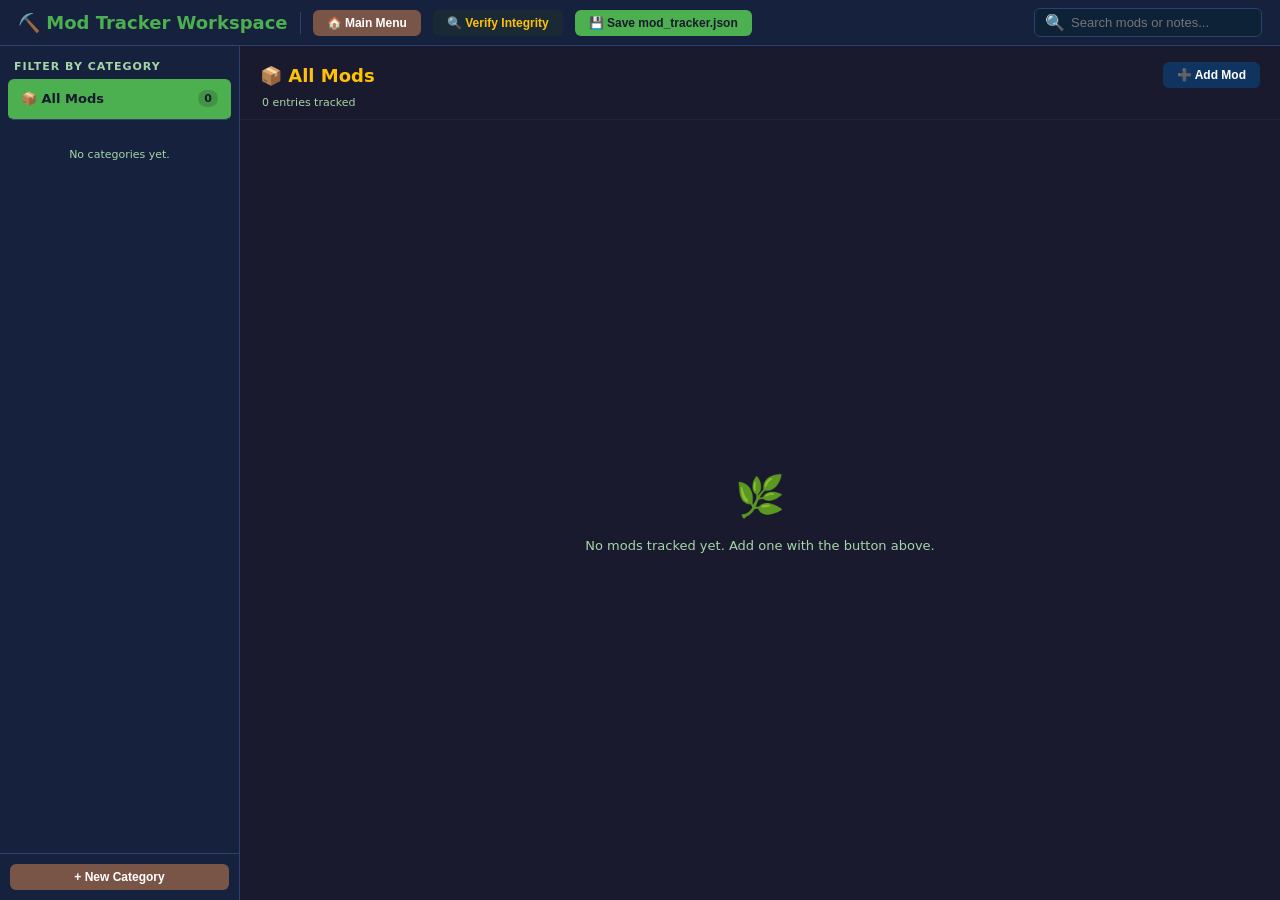
<file: mod_tracker.html>
<!DOCTYPE html>
<html lang="en">
<head>
<meta charset="UTF-8">
<meta name="viewport" content="width=device-width, initial-scale=1.0">
<title>Mod Tracker Workspace</title>
<link rel="stylesheet" href="mod_tracker.css">
</head>
<body>

<div id="topbar">
  <h1>⛏️ Mod Tracker Workspace</h1>
  <div class="tb-sep"></div>
  <button class="tb-btn" onclick="returnToHub()">🏠 Main Menu</button>
  <button class="tb-btn" onclick="verifyJsonAttributes()" style="background: #1a2936; border-color: #ffc107; color: #ffc107;">🔍 Verify Integrity</button>
  <button class="tb-btn save" id="disk-save-btn" onclick="commitChangesToDisk()">💾 Save mod_tracker.json</button>
  <div class="tb-spacer"></div>
  <div class="search-container">
    <span>🔍</span>
    <input type="text" class="search-input" id="search-bar" placeholder="Search mods or notes..." oninput="renderModCardsList()">
  </div>
</div>

<div id="main">
  <div id="sidebar">
    <div class="sidebar-title">Filter by Category</div>
    <div class="category-list" id="category-injector"></div>
    <div class="sidebar-controls">
      <button class="tb-btn action-btn-wide" onclick="triggerAddCategory()">+ New Category</button>
    </div>
  </div>

  <div id="content-area">
    <div class="content-header">
      <div class="content-title" id="active-cat-title">All Mods</div>
      <div class="content-actions" id="cat-action-group">
        <button class="tb-btn" style="background:var(--card);" onclick="triggerAddModCard()">➕ Add Mod</button>
        <button class="tb-btn" id="rename-cat-btn" onclick="triggerRenameCategory()" style="display:none;">✎ Rename</button>
        <button class="tb-btn" id="delete-cat-btn" style="background:var(--danger); color:white; display:none;" onclick="triggerDeleteCategory()">🗑 Delete Cat.</button>
      </div>
    </div>
    <div class="stats-lbl" id="stats-counter-lbl"></div>
    <div class="mods-grid" id="mods-grid-injector"></div>
  </div>
</div>

<div class="modal-overlay" id="mod-modal" style="display: none;">
  <div class="modal">
    <h3 id="modal-header-title">Add Mod Parameters</h3>
    <div class="fg">
      <label class="fl">Categories * (select one or more)</label>
      <div class="category-checkbox-list" id="form-mod-categories"></div>
    </div>
    <div class="fg">
      <label class="fl">Mod Name *</label>
      <input type="text" class="fi" id="form-mod-name" placeholder="e.g., Applied Energistics 2">
    </div>
    <div class="fg">
      <label class="fl">Mod ID (in-game namespace)</label>
      <input type="text" class="fi" id="form-mod-namespace" placeholder="e.g., cataclysm  →  cataclysm:...">
      <div class="id-hint">The part before the colon in in-game ids. Every mob of this mod gets it as a prefix.</div>
    </div>
    <div class="fg">
      <label class="fl">Link (URL)</label>
      <input type="text" class="fi" id="form-mod-link" placeholder="https://curseforge.com/...">
    </div>
    <div class="fg">
      <label class="fl">Image URL or Local Folder File</label>
      <input type="text" class="fi" id="form-mod-image" placeholder="Paste link or local path...">
    </div>
    <div class="fg">
      <label class="fl">Notes</label>
      <textarea class="fi" id="form-mod-notes" rows="3" style="resize:vertical;" placeholder="Key automation setups, dependency alerts..."></textarea>
    </div>
    <div class="modal-btns">
      <button class="ok" onclick="saveFormModalData()">✓ Save</button>
      <button class="cancel" onclick="closeFormModal()">✕ Cancel</button>
    </div>
  </div>
</div>

<div class="modal-overlay" id="mob-modal" style="display: none;">
  <div class="modal">
    <h3 id="mob-modal-header-title">Add Mob</h3>
    <div class="fg">
      <label class="fl">Mob Name *</label>
      <input type="text" class="fi" id="form-mob-name" placeholder="e.g., Ender Dragon">
    </div>
    <div class="fg">
      <label class="fl">In-game name (entity id)</label>
      <input type="text" class="fi" id="form-mob-entity" placeholder="e.g., ender_dragon" oninput="updateMobIdPreview()">
      <div class="id-hint">Full in-game id: <code id="mob-id-preview">—</code></div>
    </div>
    <div class="fg">
      <label class="fl">Image URL or Local Folder File</label>
      <input type="text" class="fi" id="form-mob-image" placeholder="Paste link or local path...">
    </div>
    <div class="fg">
      <label class="fl">Attributes</label>
      <div class="attr-grid" id="form-mob-attrs"></div>
    </div>
    <div class="modal-btns">
      <button class="ok" onclick="saveMobFormModalData()">✓ Save</button>
      <button class="cancel" onclick="closeMobFormModal()">✕ Cancel</button>
    </div>
  </div>
</div>

<script src="mod_tracker.js"></script>
</body>
</html>
</file>
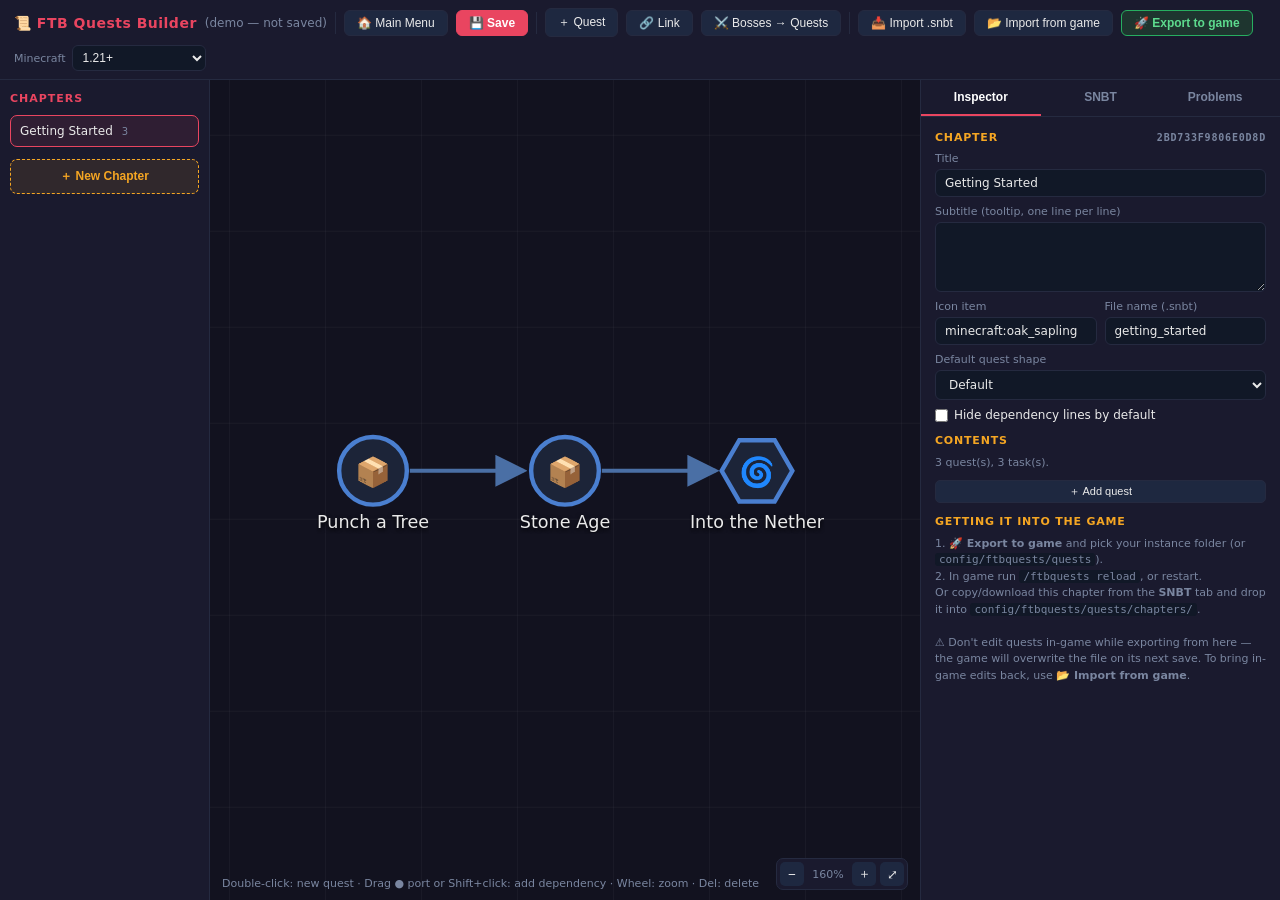
<file: quest_builder.html>
<!DOCTYPE html>
<html lang="en">
<head>
<meta charset="UTF-8">
<meta name="viewport" content="width=device-width, initial-scale=1.0">
<title>FTB Quests Builder</title>
<link rel="stylesheet" href="quest_builder.css">
</head>
<body>

<div id="topbar">
  <h1>📜 FTB Quests Builder</h1>
  <span class="tb-file" id="project-name"></span>
  <div class="tb-sep"></div>
  <button class="tb-btn" data-action="hub">🏠 Main Menu</button>
  <button class="tb-btn accent" data-action="save">💾 Save</button>
  <div class="tb-sep"></div>
  <button class="tb-btn" data-action="add-quest">＋ Quest</button>
  <button class="tb-btn" id="connect-btn" data-action="connect">🔗 Link</button>
  <button class="tb-btn" data-action="import-bosses">⚔️ Bosses → Quests</button>
  <div class="tb-sep"></div>
  <button class="tb-btn" data-action="import-snbt">📥 Import .snbt</button>
  <button class="tb-btn" data-action="import-game">📂 Import from game</button>
  <button class="tb-btn export" data-action="export-game">🚀 Export to game</button>
  <div class="tb-spacer"></div>
  <label class="tb-hint">Minecraft
    <select id="target-select" class="tb-select">
      <option value="1.21">1.21+</option>
      <option value="1.20">1.20.x / 1.19 / 1.18</option>
    </select>
  </label>
</div>

<div id="main">
  <div id="sidebar">
    <div class="side-title">Chapters</div>
    <div id="chapter-list"></div>
    <button class="add-btn" data-action="add-chapter">＋ New Chapter</button>
  </div>

  <div id="canvas-wrap">
    <div id="canvas-world">
      <svg id="edges">
        <defs>
          <marker id="arrow" markerWidth="8" markerHeight="8" refX="7" refY="4" orient="auto"><path d="M0,0 L8,4 L0,8 z" fill="#4a6fa5"/></marker>
          <marker id="arrow-sel" markerWidth="8" markerHeight="8" refX="7" refY="4" orient="auto"><path d="M0,0 L8,4 L0,8 z" fill="#e94560"/></marker>
        </defs>
        <g id="edges-g"></g>
        <line id="drag-line" stroke="#f5a623" stroke-width="2" stroke-dasharray="5,4" display="none"/>
      </svg>
      <div id="nodes-layer"></div>
    </div>
    <div id="canvas-hint">Double-click: new quest · Drag ● port or Shift+click: add dependency · Wheel: zoom · Del: delete</div>
    <div id="zoom-ctl">
      <button data-action="zoom-out">−</button><span id="zoom-lbl">100%</span><button data-action="zoom-in">＋</button><button data-action="zoom-fit" title="Fit chapter">⤢</button>
    </div>
  </div>

  <div id="panel">
    <div id="panel-tabs">
      <button class="ptab active" data-tab="inspector">Inspector</button>
      <button class="ptab" data-tab="snbt">SNBT</button>
      <button class="ptab" data-tab="problems">Problems <span id="problem-count"></span></button>
    </div>
    <div id="panel-body"></div>
  </div>
</div>

<div class="modal-overlay" id="boss-modal">
  <div class="modal">
    <h3>⚔️ Boss Project → Quests</h3>
    <p class="modal-sub">Each boss becomes a quest with a <b>Kill</b> task. Progression links become quest dependencies.</p>
    <div class="fg"><label class="fl">Boss project (/bosses/)</label><select class="fi" id="boss-file"></select></div>
    <p class="modal-sub">Bosses imported from the Mod Tracker carry their in-game id (e.g. <code>cataclysm:ignis</code>). For bosses without one, the id is guessed as <code>namespace:boss_name</code>:</p>
    <div class="fg"><label class="fl">Fallback namespace (mod id)</label><input class="fi" id="boss-ns" placeholder="e.g. cataclysm" value="minecraft"></div>
    <div class="modal-btns">
      <button class="cancel" data-action="close-modal">Cancel</button>
      <button class="ok" data-action="run-boss-import">Import into this chapter</button>
    </div>
  </div>
</div>

<input type="file" id="snbt-input" accept=".snbt" multiple hidden>

<script src="ftbq_snbt.js"></script>
<script src="quest_builder.js"></script>
</body>
</html>
</file>
<file: styles.css>
* { box-sizing: border-box; margin: 0; padding: 0; }
:root {
  --bg: #12121f;
  --surface: #1a1a2e;
  --panel: #0f3460;
  --accent: #e94560;
  --accent2: #f5a623;
  --text: #eaeaea;
  --muted: #7a86a0;
  --border: #252a40;
  --node-bg: #1c2438;
  --node-border: #2e4070;
  --input-bg: #111827;
}

body {
  font-family: 'Segoe UI', system-ui, sans-serif;
  background: var(--bg);
  color: var(--text);
  min-height: 100vh;
  display: flex;
  align-items: center;
  justify-content: center;
  padding: 20px;
  overflow-y: auto;
}

.hub-container {
  background: var(--surface);
  border: 1px solid var(--border);
  border-radius: 16px;
  padding: 40px;
  width: 100%;
  max-width: 950px;
  box-shadow: 0 20px 50px rgba(0,0,0,0.5);
}
.hub-header { text-align: center; margin-bottom: 32px; border-bottom: 1px solid var(--border); padding-bottom: 24px; }
.hub-header h1 { font-size: 32px; color: #fff; margin-bottom: 8px; }
.hub-header p { font-size: 14px; color: var(--muted); }

.folder-badge {
  background: #1e352f; border: 1px solid #27ae60; color: #5ddb8e;
  padding: 6px 14px; border-radius: 6px; font-size: 13px; font-weight: 600;
  display: inline-flex; align-items: center; gap: 6px; margin-top: 14px;
}

.hub-layout { display: grid; grid-template-columns: 420px 1fr; gap: 30px; }
.hub-left, .hub-right { display: flex; flex-direction: column; gap: 16px; }

.hub-section-title { font-size: 12px; color: var(--accent); font-weight: 700; text-transform: uppercase; letter-spacing: 1px; margin-bottom: 4px; display: block; }

.app-card {
  background: var(--node-bg);
  border: 2px solid var(--node-border);
  border-radius: 12px;
  padding: 20px;
  cursor: pointer;
  transition: all 0.2s ease;
  display: flex;
  align-items: center;
  gap: 16px;
  position: relative;
}
.app-card:hover:not(.disabled) {
  border-color: var(--accent2);
  background: #222d48;
  transform: translateY(-2px);
}
.app-card.active-module {
  border-color: var(--accent);
  background: rgba(233, 69, 96, 0.08);
}
.app-card.disabled {
  opacity: 0.4;
  cursor: not-allowed;
  border-style: dashed;
}
.app-card-icon { font-size: 36px; flex-shrink: 0; }
.app-card-info { flex: 1; }
.app-card-info h3 { font-size: 16px; color: #fff; margin-bottom: 2px; }
.app-card-info p { font-size: 12px; color: var(--muted); line-height: 1.4; }
.badge-tag {
  position: absolute; top: 12px; right: 12px; font-size: 9px; font-weight: 700;
  padding: 2px 6px; border-radius: 20px; text-transform: uppercase; letter-spacing: 0.5px;
}
.badge-tag.online { background: rgba(39, 174, 96, 0.2); color: #27ae60; }
.badge-tag.locked { background: rgba(122, 134, 160, 0.15); color: var(--muted); }

.file-panel {
  background: var(--input-bg);
  border: 1px solid var(--border);
  border-radius: 12px;
  padding: 20px;
  flex: 1;
  display: flex;
  flex-direction: column;
  min-height: 380px;
}
.file-panel-content { display: flex; flex-direction: column; flex: 1; }
.file-panel-content.blurred { filter: blur(4px); pointer-events: none; opacity: 0.5; }

.file-list-header {
  display: flex; justify-content: space-between; align-items: center;
  margin-bottom: 14px; padding-bottom: 10px; border-bottom: 1px solid var(--border);
}
.file-list-header h2 { font-size: 15px; color: #fff; }

.project-list-container {
  flex: 1; overflow-y: auto; display: flex; flex-direction: column; gap: 8px;
}
.project-item {
  display: flex; justify-content: space-between; align-items: center;
  padding: 12px 16px; background: var(--node-bg); border: 1px solid var(--border);
  border-radius: 8px; cursor: pointer; transition: background 0.15s;
}
.project-item:hover { background: #222d48; border-color: var(--accent2); }
.project-meta { display: flex; flex-direction: column; gap: 2px; }
.project-name { font-size: 13px; font-weight: 600; color: #fff; }
.project-date { font-size: 11px; color: var(--muted); }
.proj-btn {
  background: var(--panel); border: none; color: #fff; 
  font-size: 12px; font-weight: 600; cursor: pointer; padding: 6px 12px; border-radius: 6px;
  transition: background 0.1s;
}
.proj-btn:hover { background: var(--accent); }

.no-projects { text-align: center; color: var(--muted); font-size: 13px; padding: 60px 20px; line-height: 1.6; margin: auto; }
.add-btn {
  width: 100%; padding: 10px; margin-top: 14px; background: rgba(245, 166, 35, 0.1);
  border: 1px dashed var(--accent2); color: var(--accent2); border-radius: 8px;
  cursor: pointer; font-size: 13px; font-weight: 600; transition: all 0.15s;
}
.add-btn:hover { background: rgba(245, 166, 35, 0.2); color: #fff; }

/* GLOBAL ATTRIBUTES MODAL STYLING */
#global-attrs-modal {
  display: none; position: fixed; inset: 0; background: rgba(0,0,0,0.7);
  align-items: center; justify-content: center; z-index: 2000;
}
#global-attrs-modal.open { display: flex; }
.modal-box {
  background: var(--surface); border: 1px solid var(--border);
  border-radius: 14px; padding: 26px 24px; width: 480px; max-width: 95vw;
  box-shadow: 0 20px 50px rgba(0,0,0,0.6); display: flex; flex-direction: column; gap: 14px;
}
.modal-box h3 { font-size: 18px; font-weight: 700; color: #fff; display: flex; justify-content: space-between; align-items: center; }
.attrs-editor-list { max-height: 250px; overflow-y: auto; display: flex; flex-direction: column; gap: 8px; padding-right: 4px; }
.attr-edit-row { display: flex; gap: 8px; align-items: center; }
.modal-fi { background: var(--input-bg); border: 1px solid var(--border); color: var(--text); padding: 8px 11px; border-radius: 7px; font-size: 13px; outline: none; }
.modal-fi:focus { border-color: var(--accent); }
.attr-del-btn { background: none; border: none; color: #e74c3c; cursor: pointer; font-size: 16px; padding: 4px 8px; }
.modal-btns { display: flex; gap: 8px; margin-top: 10px; }
.modal-btns button { flex: 1; padding: 10px; border-radius: 7px; cursor: pointer; font-size: 13px; font-weight: 600; border: 1px solid var(--border); }
.modal-btns .ok { background: var(--accent); border-color: var(--accent); color: #fff; }
.modal-btns .ok:hover { background: #c73050; }
.modal-btns .cancel { background: var(--input-bg); color: var(--muted); }
</file>
<file: mod_tracker.css>
* { box-sizing: border-box; margin: 0; padding: 0; }
:root {
  --bg: #1a1a2e;
  --panel: #16213e;
  --card: #0f3460;
  --card-h: #1a4a80;
  --accent: #4caf50;
  --accent2: #81c784;
  --dirt: #795548;
  --gold: #ffc107;
  --text: #e8f5e9;
  --subtext: #a5d6a7;
  --danger: #ef5350;
  --border: #2e4070;
  --entry-bg: #0d2137;
}

body {
  font-family: 'Segoe UI', system-ui, sans-serif;
  background: var(--bg);
  color: var(--text);
  height: 100vh;
  display: flex;
  flex-direction: column;
  overflow: hidden;
  user-select: none;
}

/* TOP BAR */
#topbar {
  background: var(--panel);
  border-bottom: 1px solid var(--border);
  padding: 8px 18px;
  display: flex;
  align-items: center;
  gap: 12px;
  flex-shrink: 0;
  z-index: 100;
}
#topbar h1 { font-size: 18px; font-weight: 700; color: var(--accent); }
.tb-btn {
  background: var(--dirt);
  border: none;
  color: #fff;
  padding: 6px 14px;
  border-radius: 6px;
  cursor: pointer;
  font-size: 12px;
  font-weight: bold;
  display: flex; align-items: center; gap: 5px;
  transition: background 0.15s;
}
.tb-btn:hover { background: #8d6253; }
.tb-btn.save { background: var(--accent); color: var(--bg); }
.tb-btn.save:hover { background: var(--accent2); }
.tb-sep { width: 1px; height: 22px; background: var(--border); }
.tb-spacer { flex: 1; }

.search-container {
  display: flex; align-items: center; gap: 6px;
  background: var(--entry-bg); border: 1px solid var(--border);
  padding: 4px 10px; border-radius: 6px;
}
.search-input {
  background: none; border: none; color: var(--text); outline: none; font-size: 13px; width: 180px;
}

/* MAIN LAYOUT */
#main { display: flex; flex: 1; overflow: hidden; }

/* LEFT SIDEBAR: CATEGORIES */
#sidebar {
  width: 240px; background: var(--panel); border-right: 1px solid var(--border);
  display: flex; flex-direction: column; pading: 14px 0;
}
.sidebar-title { font-size: 11px; font-weight: bold; color: var(--subtext); letter-spacing: 1px; padding: 14px 14px 6px; text-transform: uppercase; }
.category-list { flex: 1; overflow-y: auto; padding: 0 8px; }

.category-item {
  display: flex; justify-content: space-between; align-items: center;
  padding: 10px 12px; margin-bottom: 4px; border-radius: 6px; cursor: pointer;
  border: 1px solid transparent; transition: all 0.15s;
}
.category-item:hover { background: var(--card); border-color: var(--border); }
.category-item.active { background: var(--accent); color: var(--bg); border-color: var(--accent); }
.category-item.active .cat-count { background: rgba(0,0,0,0.15); color: var(--bg); }
.cat-name { font-size: 13px; font-weight: 600; text-overflow: ellipsis; overflow: hidden; white-space: nowrap; flex: 1; }
.cat-count { font-size: 11px; background: var(--entry-bg); color: var(--subtext); padding: 2px 6px; border-radius: 12px; font-weight: bold; margin-left: 6px; }

.sidebar-controls { padding: 10px; border-top: 1px solid var(--border); }
.action-btn-wide { width: 100%; text-align: center; justify-content: center; }

/* RIGHT PANEL: CONTENT LISTING */
#content-area { flex: 1; display: flex; flex-direction: column; background: var(--bg); overflow: hidden; }
.content-header { display: flex; justify-content: space-between; align-items: center; padding: 16px 20px 8px; }
.content-title { font-size: 18px; font-weight: bold; color: var(--gold); }
.content-actions { display: flex; gap: 8px; }

.stats-lbl { font-size: 11px; color: var(--subtext); padding: 0 22px 10px; border-bottom: 1px solid rgba(255,255,255,0.03); }

.mods-grid { flex: 1; overflow-y: auto; padding: 16px 20px; display: flex; flex-direction: column; gap: 10px; }

/* MOD CARDS */
.mod-card {
  background: var(--card); border: 1px solid var(--border); border-radius: 8px;
  transition: background 0.15s; overflow: hidden;
}
.mod-card:hover { background: var(--card-h); border-color: var(--accent); }
.mod-card-top { display: flex; align-items: center; gap: 16px; padding: 12px 16px; }
.mod-img-wrap { width: 64px; height: 64px; border-radius: 6px; overflow: hidden; flex-shrink: 0; background: var(--entry-bg); display: flex; align-items: center; justify-content: center; }
.mod-img { width: 100%; height: 100%; object-fit: cover; }
.mod-icon-placeholder { font-size: 28px; }

.mod-info { flex: 1; display: flex; flex-direction: column; gap: 2px; overflow: hidden; }
.mod-name { font-size: 15px; font-weight: bold; color: var(--gold); }
.mod-link { font-size: 11px; color: var(--subtext); text-decoration: none; word-break: break-all; width: fit-content; }
.mod-link:hover { text-decoration: underline; color: var(--accent2); }
.mod-notes { font-size: 12px; color: var(--text); line-height: 1.4; margin-top: 4px; display: -webkit-box; -webkit-line-clamp: 2; -webkit-box-orient: vertical; overflow: hidden; }

.mod-mobs-toggle {
  display: inline-flex; align-items: center; gap: 6px; background: rgba(255,255,255,0.05);
  border: 1px solid var(--border); color: var(--subtext); font-size: 11px; font-weight: bold;
  cursor: pointer; padding: 5px 10px; margin-top: 6px; width: fit-content; border-radius: 20px;
  transition: background 0.15s, color 0.15s, border-color 0.15s;
}
.mod-mobs-toggle:hover { background: rgba(255,193,7,0.12); color: var(--gold); border-color: var(--gold); }
.mod-mobs-toggle .chevron { display: inline-block; font-size: 9px; transition: transform 0.2s; }
.mod-mobs-toggle.expanded .chevron { transform: rotate(90deg); }
.mob-count-pill { background: rgba(0,0,0,0.3); padding: 1px 7px; border-radius: 10px; font-size: 10px; }

.mod-card-actions { display: flex; gap: 6px; }
.icon-btn { background: none; border: none; font-size: 14px; cursor: pointer; padding: 6px; border-radius: 4px; transition: background 0.1s; }
.icon-btn.edit { color: var(--accent2); }
.icon-btn.edit:hover { background: rgba(129, 199, 132, 0.15); }
.icon-btn.del { color: var(--danger); }
.icon-btn.del:hover { background: rgba(239, 83, 80, 0.15); }

/* MOBS SUB-SECTION — "Bestiary" tile grid */
.mod-mobs-section { border-top: 1px solid var(--border); background: linear-gradient(180deg, rgba(0,0,0,0.28), rgba(0,0,0,0.1)); padding: 14px 16px 16px; display: flex; flex-direction: column; gap: 10px; }
.mod-mobs-header { display: flex; justify-content: space-between; align-items: center; }
.mod-mobs-header .mmh-title { font-size: 11px; font-weight: 800; color: var(--gold); text-transform: uppercase; letter-spacing: 0.8px; display: flex; align-items: center; gap: 6px; }
.add-mob-btn { background: transparent !important; border: 1px dashed var(--accent2) !important; color: var(--accent2) !important; padding: 5px 12px !important; border-radius: 20px !important; font-size: 11px !important; }
.add-mob-btn:hover { background: rgba(129, 199, 132, 0.12) !important; }

.mob-list { display: flex; flex-wrap: wrap; gap: 10px; }

.mob-tile {
  width: 168px; background: linear-gradient(165deg, var(--entry-bg), #081421);
  border: 1px solid var(--border); border-radius: 10px; overflow: hidden; position: relative;
  transition: transform 0.15s, border-color 0.15s, box-shadow 0.15s;
}
.mob-tile:hover { transform: translateY(-3px); border-color: var(--gold); box-shadow: 0 8px 16px rgba(0,0,0,0.4); }
.mob-tile-img-wrap { width: 100%; height: 80px; background: var(--card); display: flex; align-items: center; justify-content: center; overflow: hidden; border-bottom: 2px solid var(--gold); }
.mob-tile-img { width: 100%; height: 100%; object-fit: cover; }
.mob-tile-icon-placeholder { font-size: 30px; }
.mob-tile-body { padding: 8px 9px 9px; }
.mob-tile-name { font-size: 12.5px; font-weight: 800; color: var(--text); white-space: nowrap; overflow: hidden; text-overflow: ellipsis; margin-bottom: 7px; }

.mob-attr-pills { display: flex; flex-wrap: wrap; gap: 4px; }
.mob-tile-id { font-size: 10.5px; font-family: Consolas, monospace; color: var(--subtext); margin: -4px 0 7px; white-space: nowrap; overflow: hidden; text-overflow: ellipsis; }
.mob-tile-id.missing { font-style: italic; opacity: 0.6; }
.mod-namespace { font-size: 11px; font-family: Consolas, monospace; color: var(--subtext); margin-left: 6px; font-weight: normal; }
.id-hint { font-size: 11px; color: var(--subtext); margin-top: 4px; }
.id-hint code { font-family: Consolas, monospace; color: var(--text); }
.mob-attr-pill {
  font-size: 10px; font-weight: 700; padding: 2px 7px 2px 5px; border-radius: 20px;
  display: inline-flex; align-items: center; gap: 3px;
  background: rgba(255,255,255,0.06); border: 1px solid rgba(255,255,255,0.08);
}

.mob-tile-actions { position: absolute; top: 5px; right: 5px; display: flex; gap: 2px; opacity: 0; transition: opacity 0.15s; }
.mob-tile:hover .mob-tile-actions { opacity: 1; }
.mob-tile-actions .icon-btn { background: rgba(0,0,0,0.6); border-radius: 5px; padding: 3px 5px; font-size: 11px; }

.mob-empty-note { font-size: 12px; color: var(--subtext); padding: 16px; text-align: center; border: 1px dashed var(--border); border-radius: 8px; background: rgba(255,255,255,0.02); width: 100%; }

.attr-grid { display: grid; grid-template-columns: 1fr 1fr; gap: 10px; }

.empty-state { text-align: center; margin: auto; color: var(--subtext); font-size: 13px; line-height: 1.6; padding: 40px; }
.empty-state-icon { font-size: 40px; margin-bottom: 8px; color: var(--accent); }

.mod-cat-badge {
  display: inline-block; font-size: 10px; font-weight: bold; text-transform: uppercase;
  letter-spacing: 0.5px; color: var(--bg); background: var(--accent2);
  padding: 2px 8px; border-radius: 10px; width: fit-content;
}
.mod-cat-badge.uncategorized { background: var(--entry-bg); color: var(--subtext); }
.mod-cat-badges { display: flex; flex-wrap: wrap; gap: 4px; margin-bottom: 2px; }
.category-item.all-item { border-bottom: 1px solid var(--border); margin-bottom: 8px; padding-bottom: 12px; }

.category-checkbox-list {
  display: flex; flex-direction: column; gap: 6px; max-height: 160px; overflow-y: auto;
  background: var(--entry-bg); border: 1px solid var(--border); border-radius: 6px; padding: 8px;
}
.cb-row { display: flex; align-items: center; gap: 8px; font-size: 13px; cursor: pointer; }
.cb-row input { accent-color: var(--accent); width: 14px; height: 14px; cursor: pointer; }
.cb-empty-note { font-size: 12px; color: var(--subtext); }

/* MODAL CONFIG OVERLAYS */
.modal-overlay { position: fixed; inset: 0; background: rgba(0,0,0,0.6); display: flex; align-items: center; justify-content: center; z-index: 1000; }
.modal { background: var(--panel); border: 1px solid var(--border); border-radius: 12px; padding: 20px; width: 420px; max-width: 95vw; }
.modal h3 { font-size: 16px; margin-bottom: 16px; color: var(--gold); }
.fg { margin-bottom: 12px; }
.fl { display: block; font-size: 11px; color: var(--subtext); margin-bottom: 4px; text-transform: uppercase; font-weight: bold; }
.fi { width: 100%; background: var(--entry-bg); border: 1px solid var(--border); color: var(--text); padding: 8px; border-radius: 6px; font-size: 13px; outline: none; }
.fi:focus { border-color: var(--accent); }
.modal-btns { display: flex; gap: 8px; margin-top: 20px; justify-content: flex-end; }
.modal-btns button { padding: 8px 16px; border-radius: 6px; cursor: pointer; font-size: 12px; font-weight: bold; border: none; }
.modal-btns .ok { background: var(--accent); color: var(--bg); }
.modal-btns .cancel { background: var(--danger); color: #fff; }
</file>
<file: quest_builder.css>
* { box-sizing: border-box; margin: 0; padding: 0; }
:root {
  --bg: #12121f;
  --surface: #1a1a2e;
  --panel: #0f3460;
  --accent: #e94560;
  --accent2: #f5a623;
  --text: #eaeaea;
  --muted: #7a86a0;
  --border: #252a40;
  --node-bg: #1c2438;
  --node-border: #2e4070;
  --connector: #4a6fa5;
  --input-bg: #111827;
  --ok: #27ae60;
  --warn: #f39c12;
  --danger: #e74c3c;
}

body {
  font-family: 'Segoe UI', system-ui, sans-serif;
  background: var(--bg);
  color: var(--text);
  height: 100vh;
  display: flex;
  flex-direction: column;
  overflow: hidden;
}

/* TOP BAR */
#topbar {
  background: var(--surface); border-bottom: 1px solid var(--border);
  padding: 8px 14px; display: flex; align-items: center; gap: 8px; flex-shrink: 0; flex-wrap: wrap;
}
#topbar h1 { font-size: 14px; font-weight: 700; color: var(--accent); letter-spacing: 0.5px; }
.tb-file { font-size: 12px; color: var(--muted); }
.tb-btn {
  background: #1e2840; border: 1px solid var(--border); color: var(--text);
  padding: 5px 12px; border-radius: 6px; cursor: pointer; font-size: 12px; white-space: nowrap;
  transition: background 0.15s;
}
.tb-btn:hover { background: #1a3a6a; }
.tb-btn.on { background: #1a3a2a; border-color: var(--ok); color: #5ddb8e; }
.tb-btn.accent { background: var(--accent); border-color: var(--accent); color: #fff; font-weight: 600; }
.tb-btn.accent:hover { background: #c73050; }
.tb-btn.export { background: #1e352f; border-color: var(--ok); color: #5ddb8e; font-weight: 600; }
.tb-btn.export:hover { background: #24493d; }
.tb-sep { width: 1px; height: 22px; background: var(--border); }
.tb-spacer { flex: 1; }
.tb-hint { font-size: 11px; color: var(--muted); display: flex; align-items: center; gap: 6px; }
.tb-select { background: var(--input-bg); color: var(--text); border: 1px solid var(--border); border-radius: 6px; padding: 4px 6px; font-size: 12px; }

#main { display: flex; flex: 1; overflow: hidden; }

/* CHAPTER SIDEBAR */
#sidebar {
  width: 210px; background: var(--surface); border-right: 1px solid var(--border);
  display: flex; flex-direction: column; padding: 12px 10px; gap: 6px; overflow-y: auto; flex-shrink: 0;
}
.side-title { font-size: 11px; color: var(--accent); font-weight: 700; text-transform: uppercase; letter-spacing: 1px; margin-bottom: 4px; }
.chapter-item {
  display: flex; align-items: center; gap: 6px; padding: 8px 9px; border-radius: 7px;
  background: var(--node-bg); border: 1px solid var(--border); cursor: pointer; font-size: 12px;
}
.chapter-item:hover { border-color: var(--accent2); }
.chapter-item.active { border-color: var(--accent); background: rgba(233,69,96,0.1); }
.chapter-item .ch-name { flex: 1; overflow: hidden; text-overflow: ellipsis; white-space: nowrap; }
.chapter-item .ch-count { font-size: 10px; color: var(--muted); }
.chapter-item .ch-btn { background: none; border: none; color: var(--muted); cursor: pointer; font-size: 11px; padding: 0 2px; visibility: hidden; }
.chapter-item:hover .ch-btn { visibility: visible; }
.chapter-item .ch-btn:hover { color: #fff; }
.add-btn {
  width: 100%; padding: 8px; margin-top: 6px; background: rgba(245,166,35,0.1);
  border: 1px dashed var(--accent2); color: var(--accent2); border-radius: 7px; cursor: pointer; font-size: 12px; font-weight: 600;
}
.add-btn:hover { background: rgba(245,166,35,0.2); color: #fff; }

/* CANVAS */
#canvas-wrap {
  flex: 1; position: relative; overflow: hidden; cursor: grab; background-color: var(--bg);
  background-image:
    linear-gradient(rgba(255,255,255,0.035) 1px, transparent 1px),
    linear-gradient(90deg, rgba(255,255,255,0.035) 1px, transparent 1px);
}
#canvas-wrap.panning { cursor: grabbing; }
#canvas-wrap.connect-mode { cursor: crosshair; }
#canvas-world { position: absolute; top: 0; left: 0; width: 0; height: 0; transform-origin: 0 0; }
svg#edges { position: absolute; top: 0; left: 0; width: 1px; height: 1px; overflow: visible; z-index: 1; }
#nodes-layer { position: absolute; top: 0; left: 0; z-index: 2; }
#canvas-hint { position: absolute; bottom: 10px; left: 12px; font-size: 11px; color: var(--muted); pointer-events: none; }
#zoom-ctl { position: absolute; bottom: 10px; right: 12px; display: flex; align-items: center; gap: 4px; background: var(--surface); border: 1px solid var(--border); border-radius: 7px; padding: 3px; }
#zoom-ctl button { background: #1e2840; border: none; color: var(--text); width: 24px; height: 24px; border-radius: 5px; cursor: pointer; }
#zoom-ctl button:hover { background: #1a3a6a; }
#zoom-lbl { font-size: 11px; color: var(--muted); width: 40px; text-align: center; }

.edge { fill: none; stroke: var(--connector); stroke-width: 2.5; cursor: pointer; }
.edge:hover { stroke: var(--accent2); }
.edge.selected { stroke: var(--accent); stroke-width: 3; }
.edge-hit { fill: none; stroke: transparent; stroke-width: 12; cursor: pointer; }

/* QUEST NODES (positioned by their centre) */
.quest-node { position: absolute; cursor: grab; }
.quest-node svg.shape { position: absolute; left: 0; top: 0; width: 100%; height: 100%; overflow: visible; }
.quest-node .shape-fill { fill: var(--node-bg); stroke: var(--node-border); stroke-width: 6; }
.quest-node.has-tasks .shape-fill { stroke: #4a7fd0; }
.quest-node.optional .shape-fill { stroke-dasharray: 10 6; }
.quest-node.selected .shape-fill { stroke: var(--accent); fill: #2a1f35; }
.quest-node.link-source .shape-fill { stroke: var(--accent2); }
.quest-node.dep-of-selected .shape-fill { stroke: #5ddb8e; }
.quest-node .q-icon { position: absolute; inset: 0; display: flex; align-items: center; justify-content: center; font-size: 18px; pointer-events: none; }
.quest-node .q-title {
  position: absolute; top: 100%; left: 50%; transform: translateX(-50%); margin-top: 3px;
  font-size: 11px; white-space: nowrap; color: var(--text); text-shadow: 0 1px 3px #000; pointer-events: none;
  max-width: 160px; overflow: hidden; text-overflow: ellipsis;
}
.quest-node .q-port {
  position: absolute; right: -6px; top: 50%; width: 11px; height: 11px; margin-top: -5.5px; border-radius: 50%;
  background: var(--connector); border: 2px solid var(--bg); cursor: crosshair; opacity: 0; transition: opacity 0.1s;
}
.quest-node:hover .q-port, .quest-node.selected .q-port { opacity: 1; }
.quest-node .q-port:hover { background: var(--accent2); }

/* RIGHT PANEL */
#panel { width: 360px; background: var(--surface); border-left: 1px solid var(--border); display: flex; flex-direction: column; flex-shrink: 0; }
#panel-tabs { display: flex; border-bottom: 1px solid var(--border); }
.ptab { flex: 1; background: none; border: none; color: var(--muted); padding: 10px 0; cursor: pointer; font-size: 12px; font-weight: 600; border-bottom: 2px solid transparent; }
.ptab.active { color: #fff; border-bottom-color: var(--accent); }
#problem-count { font-size: 10px; padding: 0 5px; border-radius: 10px; }
#problem-count.has { background: var(--warn); color: #000; }
#panel-body { flex: 1; overflow-y: auto; padding: 14px; display: flex; flex-direction: column; gap: 12px; }

.sec { display: flex; flex-direction: column; gap: 8px; }
.sec-title { font-size: 11px; color: var(--accent2); font-weight: 700; text-transform: uppercase; letter-spacing: 0.8px; display: flex; align-items: center; justify-content: space-between; }
.row { display: flex; gap: 8px; }
.row > * { flex: 1; min-width: 0; }
.fg { display: flex; flex-direction: column; gap: 4px; }
.fl { font-size: 11px; color: var(--muted); }
.fi {
  background: var(--input-bg); border: 1px solid var(--border); color: var(--text);
  padding: 6px 9px; border-radius: 6px; font-size: 12px; outline: none; width: 100%; font-family: inherit;
}
.fi:focus { border-color: var(--accent); }
textarea.fi { resize: vertical; min-height: 70px; font-family: Consolas, monospace; }
.fi.bad { border-color: var(--danger); }
.chk { display: flex; align-items: center; gap: 6px; font-size: 12px; cursor: pointer; }
.hint { font-size: 11px; color: var(--muted); line-height: 1.5; }
.hint code, .modal-sub code { background: var(--input-bg); padding: 0 4px; border-radius: 3px; }

.entry { background: var(--node-bg); border: 1px solid var(--border); border-radius: 8px; padding: 9px; display: flex; flex-direction: column; gap: 7px; }
.entry-head { display: flex; align-items: center; gap: 6px; font-size: 12px; font-weight: 700; }
.entry-head .grow { flex: 1; }
.mini-btn { background: #1e2840; border: 1px solid var(--border); color: var(--text); padding: 3px 8px; border-radius: 5px; cursor: pointer; font-size: 11px; }
.mini-btn:hover { background: #1a3a6a; }
.mini-btn.danger { color: var(--danger); }
.mini-btn.danger:hover { background: rgba(231,76,60,0.15); }
.add-row { display: flex; gap: 6px; }
.add-row select { flex: 1; }
.dep-item { display: flex; align-items: center; gap: 6px; font-size: 12px; background: var(--node-bg); border: 1px solid var(--border); border-radius: 6px; padding: 5px 8px; }
.dep-item .grow { flex: 1; overflow: hidden; text-overflow: ellipsis; white-space: nowrap; }
.dep-item .other { color: var(--muted); font-size: 10px; }
.idtag { font-family: Consolas, monospace; font-size: 10px; color: var(--muted); user-select: all; }
.raw-note { font-size: 10px; color: var(--muted); font-style: italic; }

pre.snbt {
  background: var(--input-bg); border: 1px solid var(--border); border-radius: 8px; padding: 10px;
  font-size: 11px; font-family: Consolas, monospace; white-space: pre; overflow: auto; tab-size: 3; color: #cfe3ff; user-select: text;
}
.problem { display: flex; gap: 8px; font-size: 12px; background: var(--node-bg); border: 1px solid var(--border); border-left: 3px solid var(--warn); border-radius: 6px; padding: 7px 9px; cursor: pointer; }
.problem.error { border-left-color: var(--danger); }
.problem:hover { border-color: var(--accent2); }
.empty-note { text-align: center; color: var(--muted); font-size: 12px; padding: 30px 10px; line-height: 1.6; }

/* MODALS */
.modal-overlay { display: none; position: fixed; inset: 0; background: rgba(0,0,0,0.7); align-items: center; justify-content: center; z-index: 2000; }
.modal-overlay.open { display: flex; }
.modal { background: var(--surface); border: 1px solid var(--border); border-radius: 14px; padding: 24px; width: 440px; max-width: 95vw; display: flex; flex-direction: column; gap: 12px; box-shadow: 0 20px 50px rgba(0,0,0,0.6); }
.modal h3 { font-size: 17px; color: #fff; }
.modal-sub { font-size: 12px; color: var(--muted); line-height: 1.5; }
.modal-btns { display: flex; gap: 8px; margin-top: 6px; }
.modal-btns button { flex: 1; padding: 9px; border-radius: 7px; cursor: pointer; font-size: 13px; font-weight: 600; border: 1px solid var(--border); }
.modal-btns .ok { background: var(--accent); border-color: var(--accent); color: #fff; }
.modal-btns .cancel { background: var(--input-bg); color: var(--muted); }
</file>
